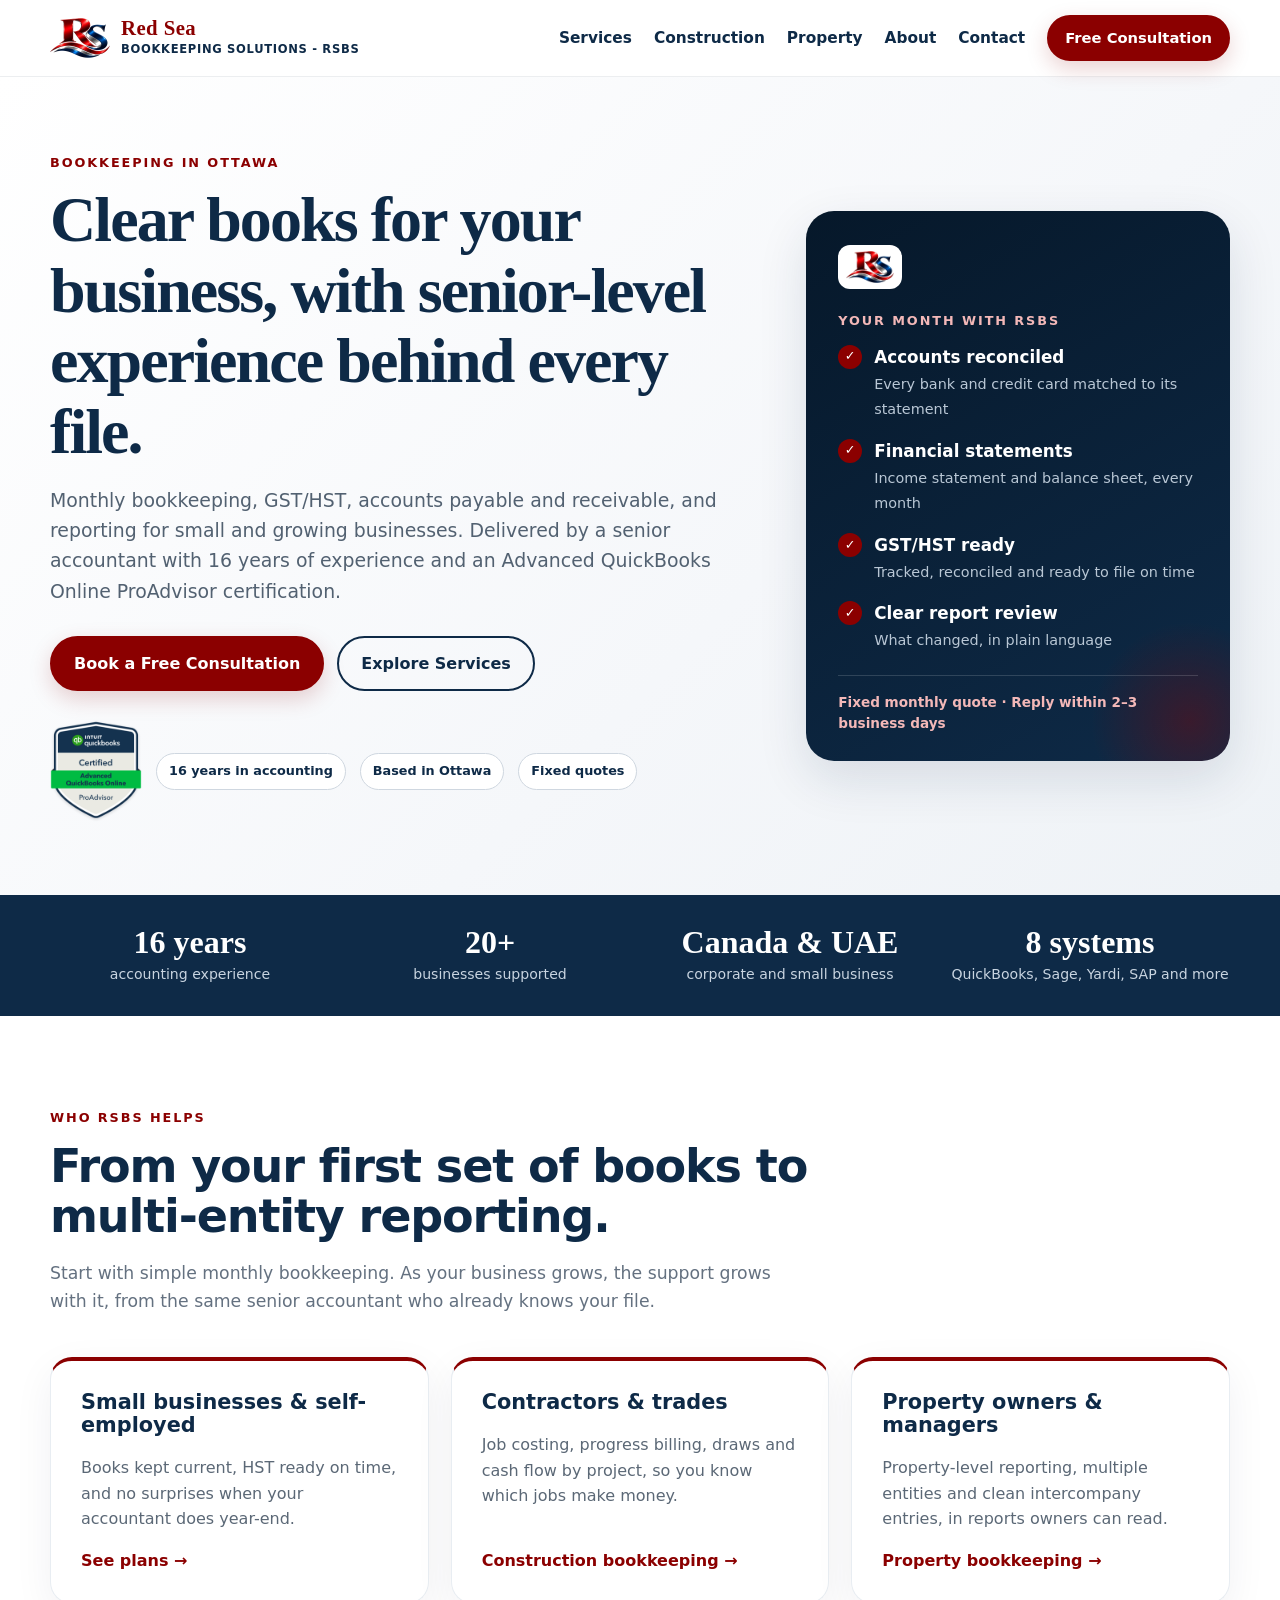
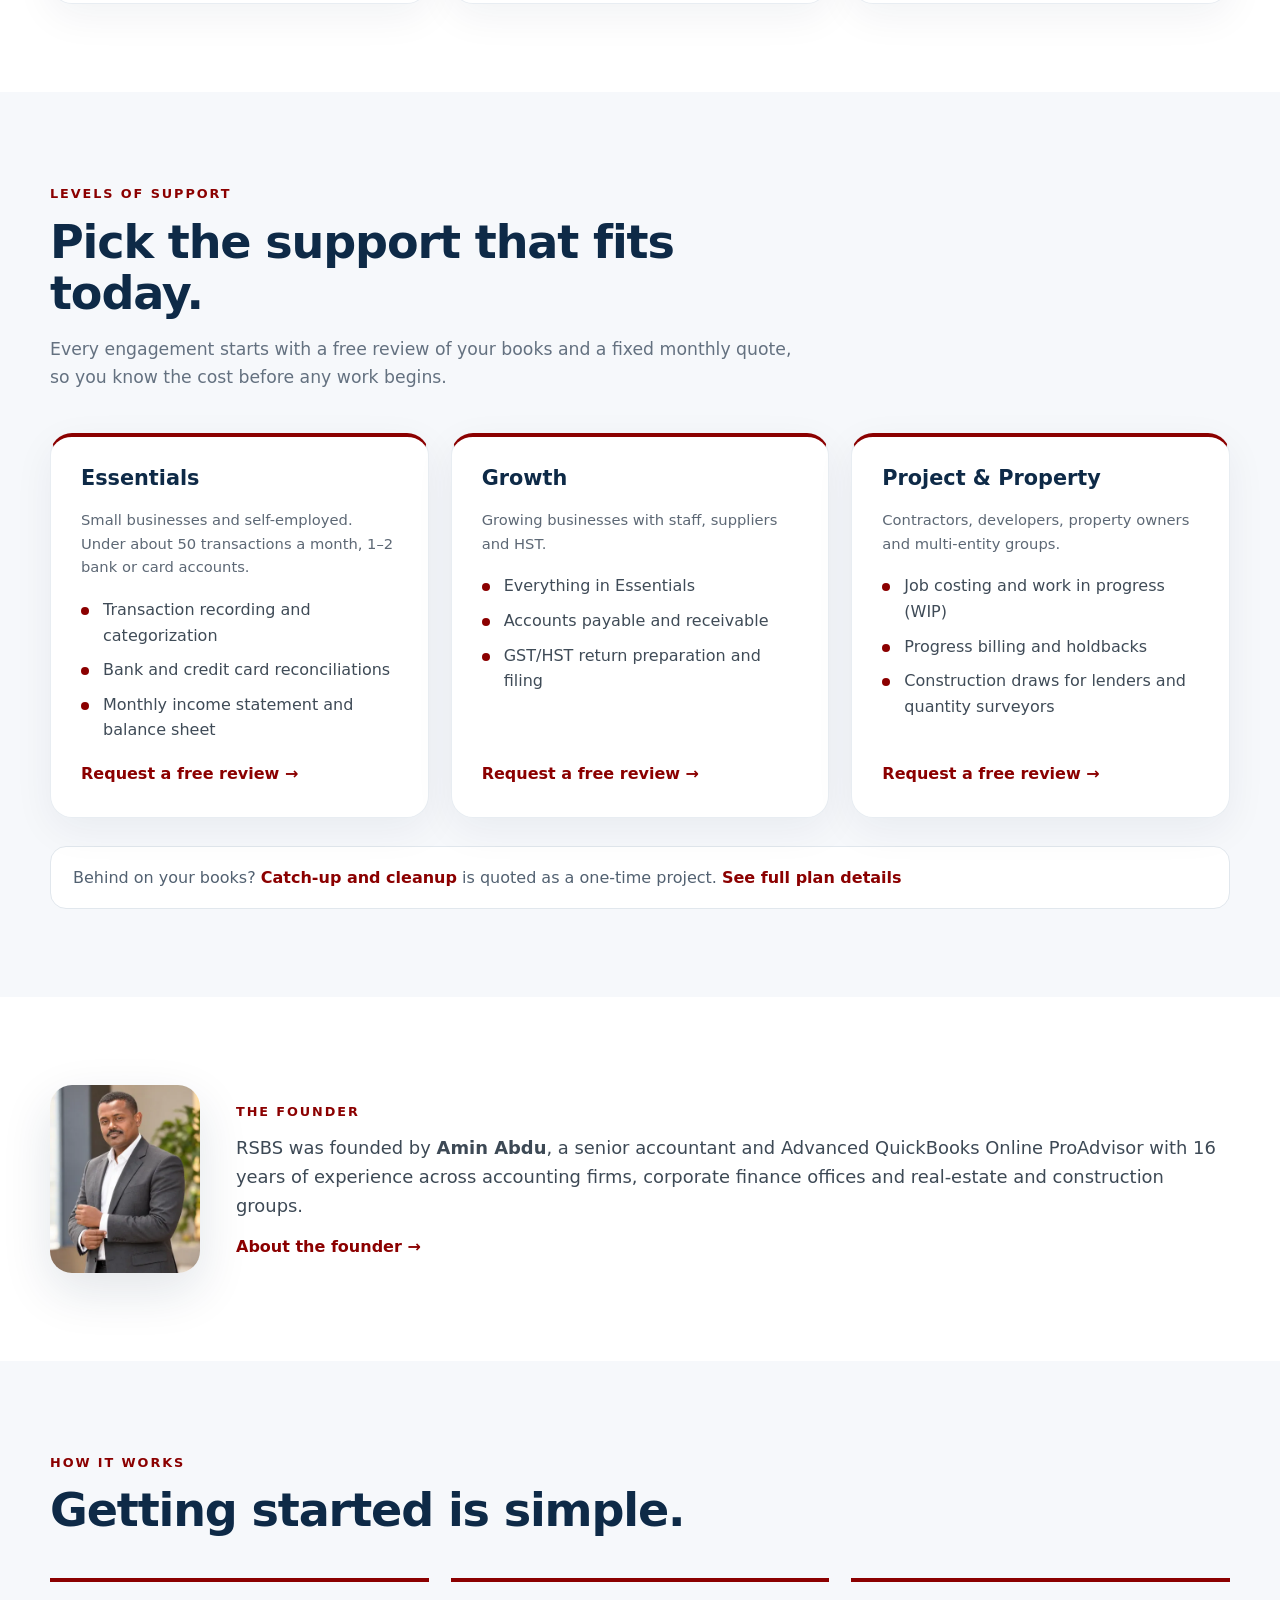
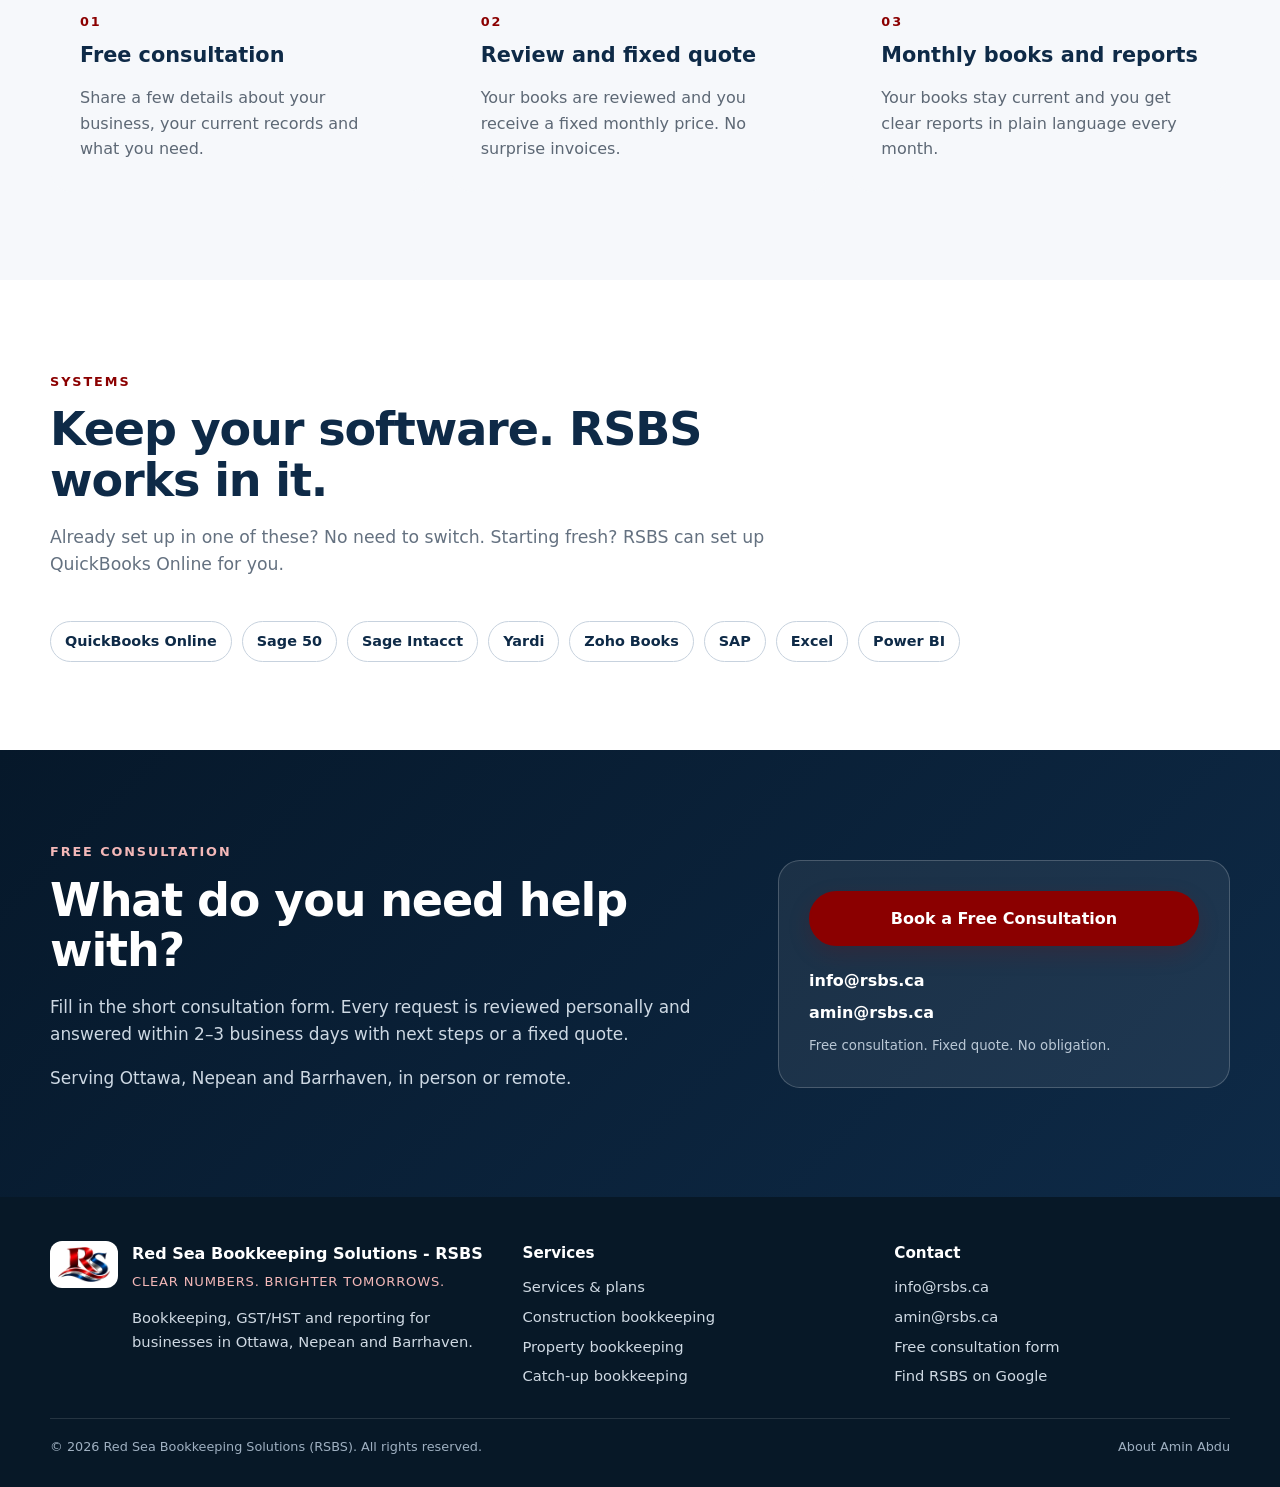
<file: index.html>
<!doctype html>
<html lang="en-CA">
<head>
  <meta charset="utf-8">
  <meta name="viewport" content="width=device-width, initial-scale=1">
  <title>Bookkeeper in Ottawa | Small Business Bookkeeping | RSBS</title>
  <meta name="description" content="Monthly bookkeeping, GST/HST, AP/AR and reporting for small businesses in Ottawa, Nepean and Barrhaven. Advanced QuickBooks ProAdvisor with 16 years of experience. Free consultation.">
  <link rel="canonical" href="https://rsbs.ca/">
  <meta name="theme-color" content="#0E2A47">
  <meta property="og:type" content="website">
  <meta property="og:site_name" content="Red Sea Bookkeeping Solutions - RSBS">
  <meta property="og:title" content="Bookkeeper in Ottawa | Small Business Bookkeeping | RSBS">
  <meta property="og:description" content="Monthly bookkeeping, GST/HST, AP/AR and reporting for small businesses in Ottawa, Nepean and Barrhaven. Advanced QuickBooks ProAdvisor with 16 years of experience. Free consultation.">
  <meta property="og:url" content="https://rsbs.ca/">
  <meta property="og:image" content="https://rsbs.ca/assets/og-rsbs.jpg">
  <meta name="twitter:card" content="summary_large_image">
  <link rel="icon" href="assets/favicon-32.png" type="image/png" sizes="32x32">
  <link rel="apple-touch-icon" href="assets/apple-touch-icon.png">
  <link rel="stylesheet" href="styles.css">
  <script type="application/ld+json">{"@context": "https://schema.org", "@type": "AccountingService", "@id": "https://rsbs.ca/#business", "name": "Red Sea Bookkeeping Solutions (RSBS)", "alternateName": "RSBS", "url": "https://rsbs.ca/", "logo": "https://rsbs.caassets/icon-512.png", "image": "https://rsbs.caassets/og-rsbs.jpg", "email": "info@rsbs.ca", "slogan": "Clear Numbers. Brighter Tomorrows.", "address": {"@type": "PostalAddress", "addressLocality": "Ottawa", "addressRegion": "ON", "addressCountry": "CA"}, "areaServed": [{"@type": "City", "name": "Ottawa"}, {"@type": "City", "name": "Nepean"}, {"@type": "City", "name": "Barrhaven"}], "founder": {"@type": "Person", "name": "Amin Abdu", "jobTitle": "Founder, Senior Accountant", "hasCredential": {"@type": "EducationalOccupationalCredential", "name": "Advanced QuickBooks Online ProAdvisor", "url": "https://proadvisor.intuit.com/app/accountant/search?searchId=amin-abdu"}}, "sameAs": ["https://share.google/7ha6fPu4BXTi4EtSz", "https://proadvisor.intuit.com/app/accountant/search?searchId=amin-abdu"], "knowsAbout": ["Bookkeeping", "GST/HST", "Construction job costing", "Property management accounting", "QuickBooks Online", "Sage 50", "Sage Intacct", "Yardi", "Zoho Books", "SAP", "Excel", "Power BI"], "hasOfferCatalog": {"@type": "OfferCatalog", "name": "Bookkeeping plans", "itemListElement": [{"@type": "Offer", "name": "Essentials monthly bookkeeping"}, {"@type": "Offer", "name": "Growth bookkeeping and reporting"}, {"@type": "Offer", "name": "Project & Property accounting"}]}}</script>
</head>
<body>
  <a class="skip" href="#main">Skip to content</a>
  <header class="site-header">
    <div class="container nav-wrap">
      <a class="brand" href="index.html" aria-label="Red Sea Bookkeeping Solutions home">
        <img src="assets/rs-mark-240.webp" alt="RSBS logo" width="60" height="40">
        <span><strong>Red Sea</strong><small>Bookkeeping Solutions - RSBS</small></span>
      </a>
      <button class="menu-toggle" aria-label="Open navigation" aria-expanded="false">&#9776;</button>
      <nav class="nav" aria-label="Primary">
        <a href="services.html">Services</a>
        <a href="construction-bookkeeping.html">Construction</a>
        <a href="property-bookkeeping.html">Property</a>
        <a href="about.html">About</a>
        <a href="contact.html">Contact</a>
        <a class="btn btn-small" href="https://tally.so/r/A7ZY6y" target="_blank" rel="noopener">Free Consultation</a>
      </nav>
    </div>
  </header>
  <main id="main">
    <section class="hero">
      <div class="container hero-grid">
        <div>
          <span class="eyebrow">Bookkeeping in Ottawa</span>
          <h1>Clear books for your business, with senior-level experience behind every file.</h1>
          <p class="lead">Monthly bookkeeping, GST/HST, accounts payable and receivable, and reporting for small and growing businesses. Delivered by a senior accountant with 16 years of experience and an Advanced QuickBooks Online ProAdvisor certification.</p>
          <div class="hero-actions">
            <a class="btn" href="https://tally.so/r/A7ZY6y" target="_blank" rel="noopener">Book a Free Consultation</a>
            <a class="btn btn-outline" href="#plans">Explore Services</a>
          </div>
          <div class="badge-row">
            <a class="pa" href="https://proadvisor.intuit.com/app/accountant/search?searchId=amin-abdu" target="_blank" rel="noopener" aria-label="Verify Amin Abdu's Advanced QuickBooks Online ProAdvisor certification on Intuit"><img src="assets/proadvisor-advanced.png" alt="Intuit QuickBooks Certified Advanced QuickBooks Online ProAdvisor badge" width="92" height="97"></a>
            <span class="pill">16 years in accounting</span>
            <span class="pill">Based in Ottawa</span>
            <span class="pill">Fixed quotes</span>
          </div>
        </div>
        <aside class="deliver" aria-label="What you receive every month">
          <img class="deliver-mark" src="assets/rs-mark-240.webp" alt="" width="120" height="80">
          <span class="eyebrow light">Your month with RSBS</span>
          <ul class="checks">
            <li><strong>Accounts reconciled</strong><span>Every bank and credit card matched to its statement</span></li>
            <li><strong>Financial statements</strong><span>Income statement and balance sheet, every month</span></li>
            <li><strong>GST/HST ready</strong><span>Tracked, reconciled and ready to file on time</span></li>
            <li><strong>Clear report review</strong><span>What changed, in plain language</span></li>
          </ul>
          <p class="deliver-foot">Fixed monthly quote &middot; Reply within 2&ndash;3 business days</p>
        </aside>
      </div>
    </section>

    <section class="proof" aria-label="Experience at a glance">
      <div class="container proof-grid">
        <div><strong>16 years</strong><span>accounting experience</span></div>
        <div><strong>20+</strong><span>businesses supported</span></div>
        <div><strong>Canada &amp; UAE</strong><span>corporate and small business</span></div>
        <div><strong>8 systems</strong><span>QuickBooks, Sage, Yardi, SAP and more</span></div>
      </div>
    </section>

    <section class="section">
      <div class="container">
        <div class="section-head">
          <span class="eyebrow">Who RSBS helps</span>
          <h2>From your first set of books to multi-entity reporting.</h2>
          <p>Start with simple monthly bookkeeping. As your business grows, the support grows with it, from the same senior accountant who already knows your file.</p>
        </div>
        <div class="grid-3">
          <article class="card"><h3>Small businesses &amp; self-employed</h3><p>Books kept current, HST ready on time, and no surprises when your accountant does year-end.</p><a class="more" href="services.html">See plans</a></article>
          <article class="card"><h3>Contractors &amp; trades</h3><p>Job costing, progress billing, draws and cash flow by project, so you know which jobs make money.</p><a class="more" href="construction-bookkeeping.html">Construction bookkeeping</a></article>
          <article class="card"><h3>Property owners &amp; managers</h3><p>Property-level reporting, multiple entities and clean intercompany entries, in reports owners can read.</p><a class="more" href="property-bookkeeping.html">Property bookkeeping</a></article>
        </div>
      </div>
    </section>

    <section class="section bg-paper" id="plans">
      <div class="container">
        <div class="section-head">
          <span class="eyebrow">Levels of support</span>
          <h2>Pick the support that fits today.</h2>
          <p>Every engagement starts with a free review of your books and a fixed monthly quote, so you know the cost before any work begins.</p>
        </div>
        <div class="grid-3">
          <article class="card plan">
            <h3>Essentials</h3>
            <p class="for">Small businesses and self-employed. Under about 50 transactions a month, 1&ndash;2 bank or card accounts.</p>
            <ul class="ticks"><li>Transaction recording and categorization</li><li>Bank and credit card reconciliations</li><li>Monthly income statement and balance sheet</li></ul>
            <a class="more" href="https://tally.so/r/A7ZY6y" target="_blank" rel="noopener">Request a free review</a>
          </article>
          <article class="card plan">
            <h3>Growth</h3>
            <p class="for">Growing businesses with staff, suppliers and HST.</p>
            <ul class="ticks"><li>Everything in Essentials</li><li>Accounts payable and receivable</li><li>GST/HST return preparation and filing</li></ul>
            <a class="more" href="https://tally.so/r/A7ZY6y" target="_blank" rel="noopener">Request a free review</a>
          </article>
          <article class="card plan">
            <h3>Project &amp; Property</h3>
            <p class="for">Contractors, developers, property owners and multi-entity groups.</p>
            <ul class="ticks"><li>Job costing and work in progress (WIP)</li><li>Progress billing and holdbacks</li><li>Construction draws for lenders and quantity surveyors</li></ul>
            <a class="more" href="https://tally.so/r/A7ZY6y" target="_blank" rel="noopener">Request a free review</a>
          </article>
        </div>

        <p class="note-box">Behind on your books? <a href="catch-up-bookkeeping.html">Catch-up and cleanup</a> is quoted as a one-time project. <a href="services.html">See full plan details</a></p>
      </div>
    </section>

    <section class="section">
      <div class="container meet">
        <img src="assets/amin-abdu-sm.webp" alt="Amin Abdu, founder of RSBS" width="360" height="450" loading="lazy">
        <div>
          <span class="eyebrow">The founder</span>
          <p class="meet-text">RSBS was founded by <strong>Amin Abdu</strong>, a senior accountant and Advanced QuickBooks Online ProAdvisor with 16 years of experience across accounting firms, corporate finance offices and real-estate and construction groups.</p>
          <a class="more" href="about.html">About the founder</a>
        </div>
      </div>
    </section>

    <section class="section bg-paper">
      <div class="container">
        <div class="section-head"><span class="eyebrow">How it works</span><h2>Getting started is simple.</h2></div>
        <div class="grid-3 steps">
          <article><span>01</span><h3>Free consultation</h3><p>Share a few details about your business, your current records and what you need.</p></article>
          <article><span>02</span><h3>Review and fixed quote</h3><p>Your books are reviewed and you receive a fixed monthly price. No surprise invoices.</p></article>
          <article><span>03</span><h3>Monthly books and reports</h3><p>Your books stay current and you get clear reports in plain language every month.</p></article>
        </div>
      </div>
    </section>

    <section class="section">
      <div class="container">
        <div class="section-head"><span class="eyebrow">Systems</span><h2>Keep your software. RSBS works in it.</h2><p>Already set up in one of these? No need to switch. Starting fresh? RSBS can set up QuickBooks Online for you.</p></div>
        <div class="chips"><span>QuickBooks Online</span><span>Sage 50</span><span>Sage Intacct</span><span>Yardi</span><span>Zoho Books</span><span>SAP</span><span>Excel</span><span>Power BI</span></div>
      </div>
    </section>

    <section class="section bg-navy" id="contact">
      <div class="container cta-band">
        <div>
          <span class="eyebrow light">Free consultation</span>
          <h2>What do you need help with?</h2>
          <p>Fill in the short consultation form. Every request is reviewed personally and answered within 2&ndash;3 business days with next steps or a fixed quote.</p>
          <p>Serving Ottawa, Nepean and Barrhaven, in person or remote.</p>
        </div>
        <div class="cta-panel">
          <a class="btn" href="https://tally.so/r/A7ZY6y" target="_blank" rel="noopener">Book a Free Consultation</a>
          <a class="mail" href="mailto:info@rsbs.ca">info@rsbs.ca</a>
          <a class="mail" href="mailto:amin@rsbs.ca">amin@rsbs.ca</a>
          <small>Free consultation. Fixed quote. No obligation.</small>
        </div>
      </div>
    </section>
  </main>
  <footer class="site-footer">
    <div class="container">
      <div class="footer-grid">
        <div class="footer-brand">
          <span class="tile"><img src="assets/rs-mark-240.webp" alt="" width="52" height="35"></span>
          <div><strong>Red Sea Bookkeeping Solutions - RSBS</strong><em>Clear Numbers. Brighter Tomorrows.</em>
          <p>Bookkeeping, GST/HST and reporting for businesses in Ottawa, Nepean and Barrhaven.</p></div>
        </div>
        <div>
          <h4>Services</h4>
          <ul>
            <li><a href="services.html">Services &amp; plans</a></li>
            <li><a href="construction-bookkeeping.html">Construction bookkeeping</a></li>
            <li><a href="property-bookkeeping.html">Property bookkeeping</a></li>
            <li><a href="catch-up-bookkeeping.html">Catch-up bookkeeping</a></li>
          </ul>
        </div>
        <div>
          <h4>Contact</h4>
          <ul>
            <li><a href="mailto:info@rsbs.ca">info@rsbs.ca</a></li>
            <li><a href="mailto:amin@rsbs.ca">amin@rsbs.ca</a></li>
            <li><a href="https://tally.so/r/A7ZY6y" target="_blank" rel="noopener">Free consultation form</a></li>
            <li><a href="https://share.google/7ha6fPu4BXTi4EtSz" target="_blank" rel="noopener">Find RSBS on Google</a></li>
          </ul>
        </div>
      </div>
      <div class="footer-bottom">
        <span>&copy; <span id="year">2026</span> Red Sea Bookkeeping Solutions (RSBS). All rights reserved.</span>
        <a href="about.html">About Amin Abdu</a>
      </div>
    </div>
  </footer>
  <script src="script.js" defer></script>
</body>
</html>
</file>
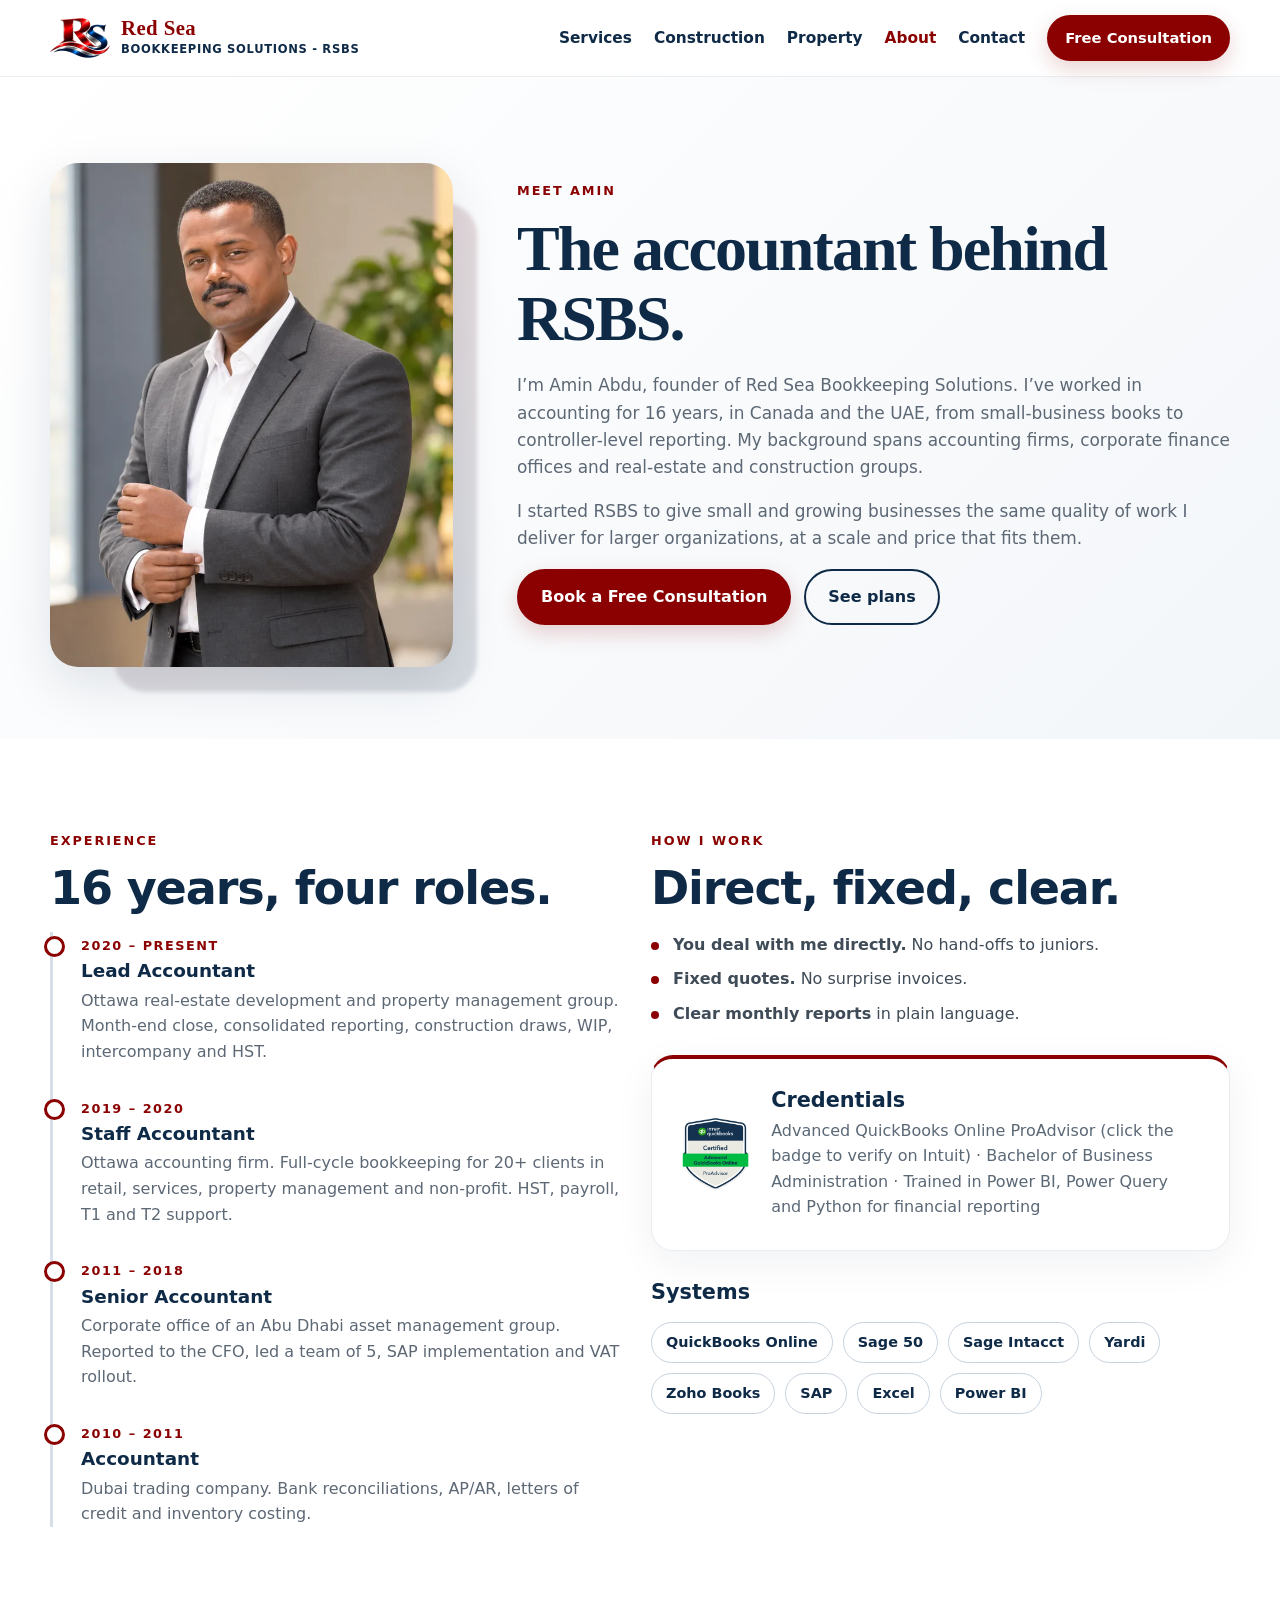
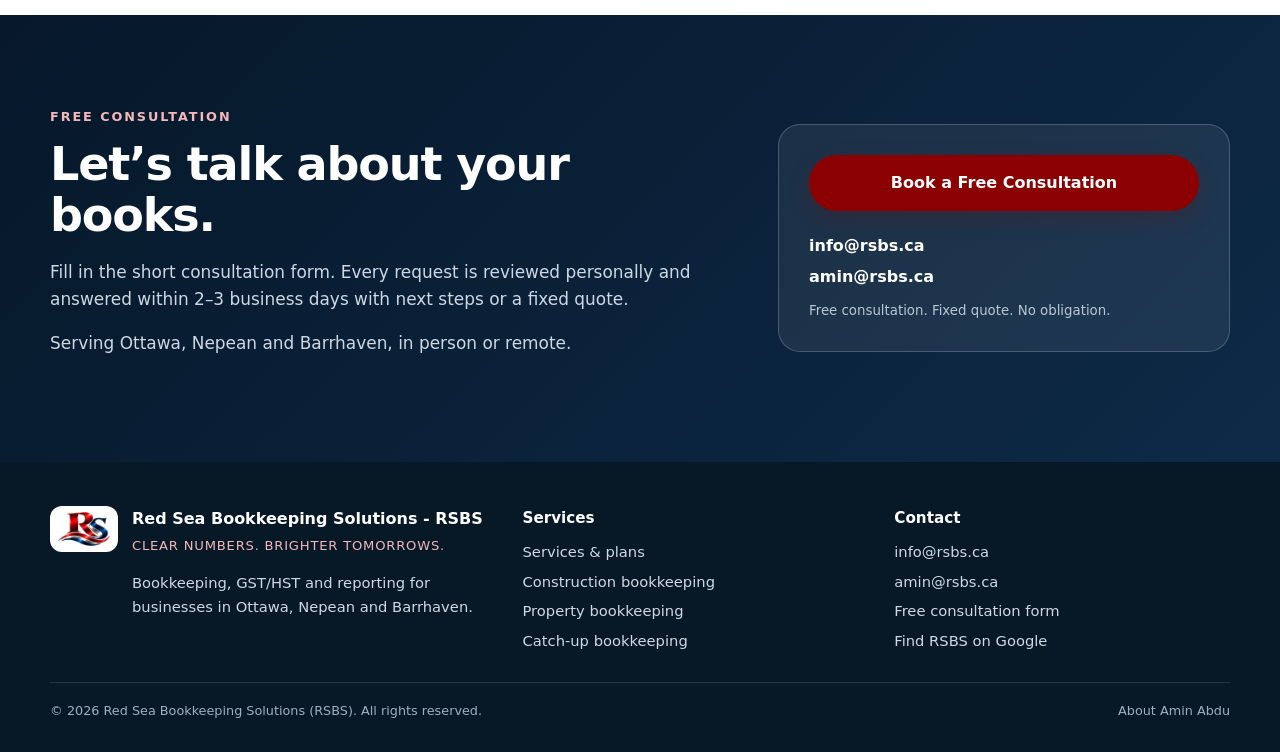
<file: about.html>
<!doctype html>
<html lang="en-CA">
<head>
  <meta charset="utf-8">
  <meta name="viewport" content="width=device-width, initial-scale=1">
  <title>About Amin Abdu, Advanced QuickBooks ProAdvisor | RSBS</title>
  <meta name="description" content="Amin Abdu, founder of RSBS: 16 years in accounting in Canada and the UAE, Advanced QuickBooks Online ProAdvisor, experienced in construction, property and multi-entity reporting.">
  <link rel="canonical" href="https://rsbs.ca/about">
  <meta name="theme-color" content="#0E2A47">
  <meta property="og:type" content="website">
  <meta property="og:site_name" content="Red Sea Bookkeeping Solutions - RSBS">
  <meta property="og:title" content="About Amin Abdu, Advanced QuickBooks ProAdvisor | RSBS">
  <meta property="og:description" content="Amin Abdu, founder of RSBS: 16 years in accounting in Canada and the UAE, Advanced QuickBooks Online ProAdvisor, experienced in construction, property and multi-entity reporting.">
  <meta property="og:url" content="https://rsbs.ca/about">
  <meta property="og:image" content="https://rsbs.ca/assets/og-rsbs.jpg">
  <meta name="twitter:card" content="summary_large_image">
  <link rel="icon" href="assets/favicon-32.png" type="image/png" sizes="32x32">
  <link rel="apple-touch-icon" href="assets/apple-touch-icon.png">
  <link rel="stylesheet" href="styles.css">
  <script type="application/ld+json">{"@context": "https://schema.org", "@type": "AccountingService", "@id": "https://rsbs.ca/#business", "name": "Red Sea Bookkeeping Solutions (RSBS)", "alternateName": "RSBS", "url": "https://rsbs.ca/", "logo": "https://rsbs.caassets/icon-512.png", "image": "https://rsbs.caassets/og-rsbs.jpg", "email": "info@rsbs.ca", "slogan": "Clear Numbers. Brighter Tomorrows.", "address": {"@type": "PostalAddress", "addressLocality": "Ottawa", "addressRegion": "ON", "addressCountry": "CA"}, "areaServed": [{"@type": "City", "name": "Ottawa"}, {"@type": "City", "name": "Nepean"}, {"@type": "City", "name": "Barrhaven"}], "founder": {"@type": "Person", "name": "Amin Abdu", "jobTitle": "Founder, Senior Accountant", "hasCredential": {"@type": "EducationalOccupationalCredential", "name": "Advanced QuickBooks Online ProAdvisor", "url": "https://proadvisor.intuit.com/app/accountant/search?searchId=amin-abdu"}}, "sameAs": ["https://share.google/7ha6fPu4BXTi4EtSz", "https://proadvisor.intuit.com/app/accountant/search?searchId=amin-abdu"], "knowsAbout": ["Bookkeeping", "GST/HST", "Construction job costing", "Property management accounting", "QuickBooks Online", "Sage 50", "Sage Intacct", "Yardi", "Zoho Books", "SAP", "Excel", "Power BI"], "hasOfferCatalog": {"@type": "OfferCatalog", "name": "Bookkeeping plans", "itemListElement": [{"@type": "Offer", "name": "Essentials monthly bookkeeping"}, {"@type": "Offer", "name": "Growth bookkeeping and reporting"}, {"@type": "Offer", "name": "Project & Property accounting"}]}}</script>
  <script type="application/ld+json">{"@context": "https://schema.org", "@type": "Person", "name": "Amin Abdu", "jobTitle": "Founder, Red Sea Bookkeeping Solutions", "worksFor": {"@id": "https://rsbs.ca/#business"}, "image": "https://rsbs.caassets/amin-abdu.webp", "hasCredential": {"@type": "EducationalOccupationalCredential", "name": "Advanced QuickBooks Online ProAdvisor", "url": "https://proadvisor.intuit.com/app/accountant/search?searchId=amin-abdu"}, "knowsAbout": ["QuickBooks Online", "Sage 50", "Sage Intacct", "Yardi", "Zoho Books", "SAP", "Excel", "Power BI"]}</script>
</head>
<body>
  <a class="skip" href="#main">Skip to content</a>
  <header class="site-header">
    <div class="container nav-wrap">
      <a class="brand" href="index.html" aria-label="Red Sea Bookkeeping Solutions home">
        <img src="assets/rs-mark-240.webp" alt="RSBS logo" width="60" height="40">
        <span><strong>Red Sea</strong><small>Bookkeeping Solutions - RSBS</small></span>
      </a>
      <button class="menu-toggle" aria-label="Open navigation" aria-expanded="false">&#9776;</button>
      <nav class="nav" aria-label="Primary">
        <a href="services.html">Services</a>
        <a href="construction-bookkeeping.html">Construction</a>
        <a href="property-bookkeeping.html">Property</a>
        <a href="about.html" aria-current="page">About</a>
        <a href="contact.html">Contact</a>
        <a class="btn btn-small" href="https://tally.so/r/A7ZY6y" target="_blank" rel="noopener">Free Consultation</a>
      </nav>
    </div>
  </header>
  <main id="main">
    <section class="page-hero">
      <div class="container about-grid">
        <figure class="photo" style="justify-self:center">
          <img src="assets/amin-abdu.webp" alt="Amin Abdu, founder of Red Sea Bookkeeping Solutions" width="720" height="900" fetchpriority="high">
        </figure>
        <div>
          <span class="eyebrow">Meet Amin</span>
          <h1>The accountant behind RSBS.</h1>
          <div class="prose">
            <p>I&rsquo;m Amin Abdu, founder of Red Sea Bookkeeping Solutions. I&rsquo;ve worked in accounting for 16 years, in Canada and the UAE, from small-business books to controller-level reporting. My background spans accounting firms, corporate finance offices and real-estate and construction groups.</p>
            <p>I started RSBS to give small and growing businesses the same quality of work I deliver for larger organizations, at a scale and price that fits them.</p>
          </div>
          <div class="hero-actions"><a class="btn" href="https://tally.so/r/A7ZY6y" target="_blank" rel="noopener">Book a Free Consultation</a><a class="btn btn-outline" href="services.html">See plans</a></div>
        </div>
      </div>
    </section>
    <section class="section">
      <div class="container grid-2">
        <div>
          <span class="eyebrow">Experience</span>
          <h2>16 years, four roles.</h2>
          <ol class="timeline">
            <li><span class="when">2020 &ndash; present</span><h3>Lead Accountant</h3><p>Ottawa real-estate development and property management group. Month-end close, consolidated reporting, construction draws, WIP, intercompany and HST.</p></li>
            <li><span class="when">2019 &ndash; 2020</span><h3>Staff Accountant</h3><p>Ottawa accounting firm. Full-cycle bookkeeping for 20+ clients in retail, services, property management and non-profit. HST, payroll, T1 and T2 support.</p></li>
            <li><span class="when">2011 &ndash; 2018</span><h3>Senior Accountant</h3><p>Corporate office of an Abu Dhabi asset management group. Reported to the CFO, led a team of 5, SAP implementation and VAT rollout.</p></li>
            <li><span class="when">2010 &ndash; 2011</span><h3>Accountant</h3><p>Dubai trading company. Bank reconciliations, AP/AR, letters of credit and inventory costing.</p></li>
          </ol>
        </div>
        <div>
          <span class="eyebrow">How I work</span>
          <h2>Direct, fixed, clear.</h2>
          <ul class="ticks"><li><strong>You deal with me directly.</strong> No hand-offs to juniors.</li><li><strong>Fixed quotes.</strong> No surprise invoices.</li><li><strong>Clear monthly reports</strong> in plain language.</li></ul>
          <div class="card" style="margin-top:28px">
            <div class="cred">
              <a class="pa" href="https://proadvisor.intuit.com/app/accountant/search?searchId=amin-abdu" target="_blank" rel="noopener" aria-label="Verify Amin Abdu's Advanced QuickBooks Online ProAdvisor certification on Intuit"><img src="assets/proadvisor-advanced.png" alt="Intuit QuickBooks Certified Advanced QuickBooks Online ProAdvisor badge" width="110" height="116"></a>
              <div><h3 style="margin-bottom:6px">Credentials</h3>
              <p style="margin:0">Advanced QuickBooks Online ProAdvisor (click the badge to verify on Intuit) &middot; Bachelor of Business Administration &middot; Trained in Power BI, Power Query and Python for financial reporting</p></div>
            </div>
          </div>
          <h3 style="margin-top:30px">Systems</h3>
          <div class="chips"><span>QuickBooks Online</span><span>Sage 50</span><span>Sage Intacct</span><span>Yardi</span><span>Zoho Books</span><span>SAP</span><span>Excel</span><span>Power BI</span></div>
        </div>
      </div>
    </section>
    <section class="section bg-navy" id="contact">
      <div class="container cta-band">
        <div>
          <span class="eyebrow light">Free consultation</span>
          <h2>Let&rsquo;s talk about your books.</h2>
          <p>Fill in the short consultation form. Every request is reviewed personally and answered within 2&ndash;3 business days with next steps or a fixed quote.</p>
          <p>Serving Ottawa, Nepean and Barrhaven, in person or remote.</p>
        </div>
        <div class="cta-panel">
          <a class="btn" href="https://tally.so/r/A7ZY6y" target="_blank" rel="noopener">Book a Free Consultation</a>
          <a class="mail" href="mailto:info@rsbs.ca">info@rsbs.ca</a>
          <a class="mail" href="mailto:amin@rsbs.ca">amin@rsbs.ca</a>
          <small>Free consultation. Fixed quote. No obligation.</small>
        </div>
      </div>
    </section>
  </main>
  <footer class="site-footer">
    <div class="container">
      <div class="footer-grid">
        <div class="footer-brand">
          <span class="tile"><img src="assets/rs-mark-240.webp" alt="" width="52" height="35"></span>
          <div><strong>Red Sea Bookkeeping Solutions - RSBS</strong><em>Clear Numbers. Brighter Tomorrows.</em>
          <p>Bookkeeping, GST/HST and reporting for businesses in Ottawa, Nepean and Barrhaven.</p></div>
        </div>
        <div>
          <h4>Services</h4>
          <ul>
            <li><a href="services.html">Services &amp; plans</a></li>
            <li><a href="construction-bookkeeping.html">Construction bookkeeping</a></li>
            <li><a href="property-bookkeeping.html">Property bookkeeping</a></li>
            <li><a href="catch-up-bookkeeping.html">Catch-up bookkeeping</a></li>
          </ul>
        </div>
        <div>
          <h4>Contact</h4>
          <ul>
            <li><a href="mailto:info@rsbs.ca">info@rsbs.ca</a></li>
            <li><a href="mailto:amin@rsbs.ca">amin@rsbs.ca</a></li>
            <li><a href="https://tally.so/r/A7ZY6y" target="_blank" rel="noopener">Free consultation form</a></li>
            <li><a href="https://share.google/7ha6fPu4BXTi4EtSz" target="_blank" rel="noopener">Find RSBS on Google</a></li>
          </ul>
        </div>
      </div>
      <div class="footer-bottom">
        <span>&copy; <span id="year">2026</span> Red Sea Bookkeeping Solutions (RSBS). All rights reserved.</span>
        <a href="about.html">About Amin Abdu</a>
      </div>
    </div>
  </footer>
  <script src="script.js" defer></script>
</body>
</html>
</file>
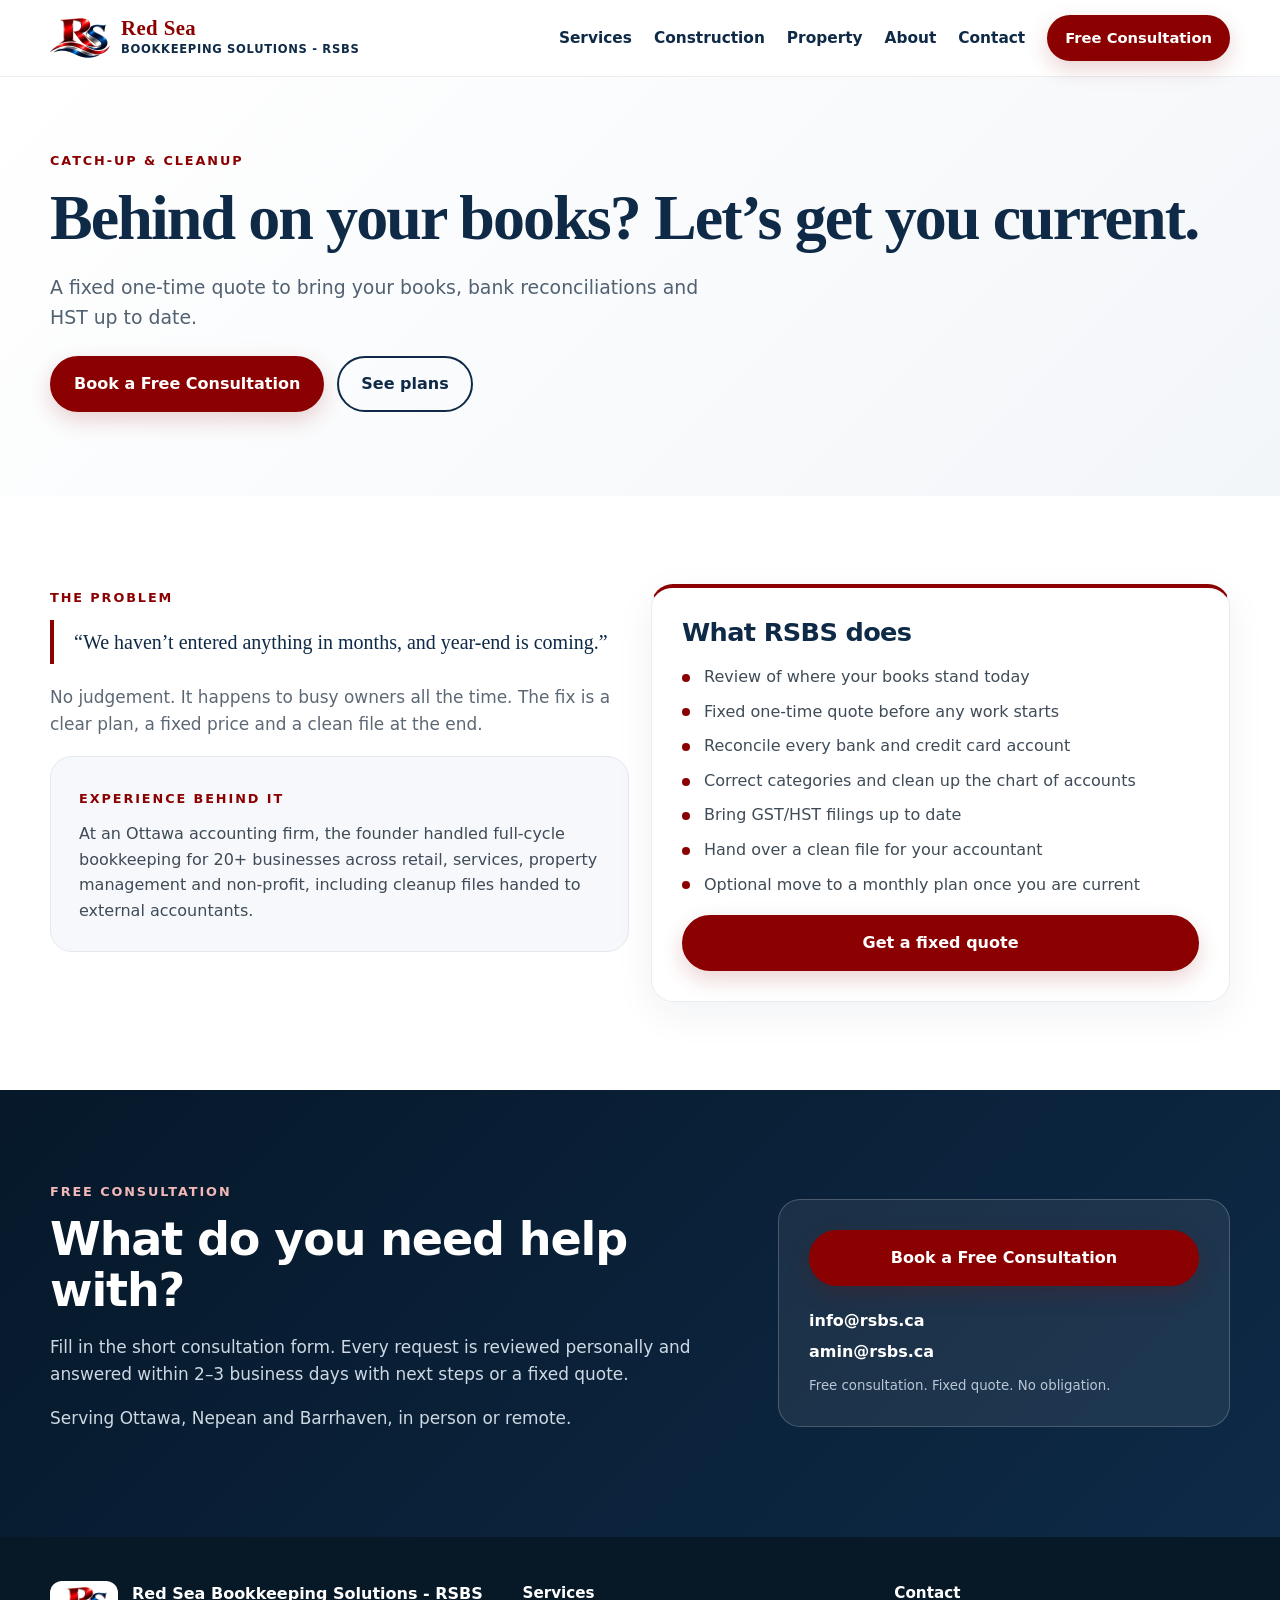
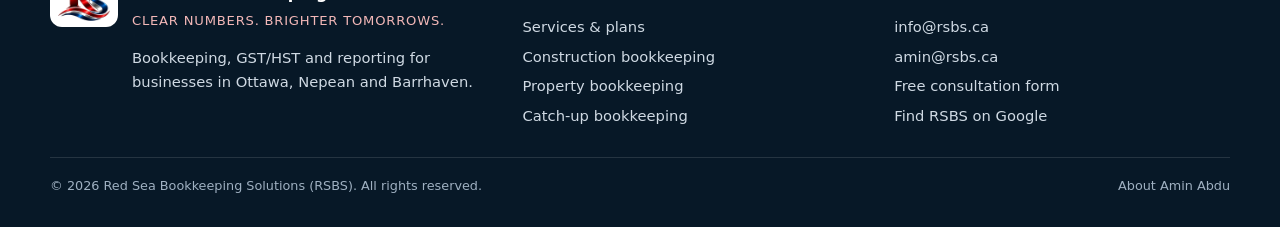
<file: catch-up-bookkeeping.html>
<!doctype html>
<html lang="en-CA">
<head>
  <meta charset="utf-8">
  <meta name="viewport" content="width=device-width, initial-scale=1">
  <title>Catch-Up & Cleanup Bookkeeping Ottawa | RSBS</title>
  <meta name="description" content="Behind on your books? Catch-up and cleanup bookkeeping in Ottawa: reconcile every account, bring GST/HST up to date and hand over a clean file. Fixed one-time quote.">
  <link rel="canonical" href="https://rsbs.ca/catch-up-bookkeeping">
  <meta name="theme-color" content="#0E2A47">
  <meta property="og:type" content="website">
  <meta property="og:site_name" content="Red Sea Bookkeeping Solutions - RSBS">
  <meta property="og:title" content="Catch-Up & Cleanup Bookkeeping Ottawa | RSBS">
  <meta property="og:description" content="Behind on your books? Catch-up and cleanup bookkeeping in Ottawa: reconcile every account, bring GST/HST up to date and hand over a clean file. Fixed one-time quote.">
  <meta property="og:url" content="https://rsbs.ca/catch-up-bookkeeping">
  <meta property="og:image" content="https://rsbs.ca/assets/og-rsbs.jpg">
  <meta name="twitter:card" content="summary_large_image">
  <link rel="icon" href="assets/favicon-32.png" type="image/png" sizes="32x32">
  <link rel="apple-touch-icon" href="assets/apple-touch-icon.png">
  <link rel="stylesheet" href="styles.css">
  <script type="application/ld+json">{"@context": "https://schema.org", "@type": "AccountingService", "@id": "https://rsbs.ca/#business", "name": "Red Sea Bookkeeping Solutions (RSBS)", "alternateName": "RSBS", "url": "https://rsbs.ca/", "logo": "https://rsbs.caassets/icon-512.png", "image": "https://rsbs.caassets/og-rsbs.jpg", "email": "info@rsbs.ca", "slogan": "Clear Numbers. Brighter Tomorrows.", "address": {"@type": "PostalAddress", "addressLocality": "Ottawa", "addressRegion": "ON", "addressCountry": "CA"}, "areaServed": [{"@type": "City", "name": "Ottawa"}, {"@type": "City", "name": "Nepean"}, {"@type": "City", "name": "Barrhaven"}], "founder": {"@type": "Person", "name": "Amin Abdu", "jobTitle": "Founder, Senior Accountant", "hasCredential": {"@type": "EducationalOccupationalCredential", "name": "Advanced QuickBooks Online ProAdvisor", "url": "https://proadvisor.intuit.com/app/accountant/search?searchId=amin-abdu"}}, "sameAs": ["https://share.google/7ha6fPu4BXTi4EtSz", "https://proadvisor.intuit.com/app/accountant/search?searchId=amin-abdu"], "knowsAbout": ["Bookkeeping", "GST/HST", "Construction job costing", "Property management accounting", "QuickBooks Online", "Sage 50", "Sage Intacct", "Yardi", "Zoho Books", "SAP", "Excel", "Power BI"], "hasOfferCatalog": {"@type": "OfferCatalog", "name": "Bookkeeping plans", "itemListElement": [{"@type": "Offer", "name": "Essentials monthly bookkeeping"}, {"@type": "Offer", "name": "Growth bookkeeping and reporting"}, {"@type": "Offer", "name": "Project & Property accounting"}]}}</script>
</head>
<body>
  <a class="skip" href="#main">Skip to content</a>
  <header class="site-header">
    <div class="container nav-wrap">
      <a class="brand" href="index.html" aria-label="Red Sea Bookkeeping Solutions home">
        <img src="assets/rs-mark-240.webp" alt="RSBS logo" width="60" height="40">
        <span><strong>Red Sea</strong><small>Bookkeeping Solutions - RSBS</small></span>
      </a>
      <button class="menu-toggle" aria-label="Open navigation" aria-expanded="false">&#9776;</button>
      <nav class="nav" aria-label="Primary">
        <a href="services.html">Services</a>
        <a href="construction-bookkeeping.html">Construction</a>
        <a href="property-bookkeeping.html">Property</a>
        <a href="about.html">About</a>
        <a href="contact.html">Contact</a>
        <a class="btn btn-small" href="https://tally.so/r/A7ZY6y" target="_blank" rel="noopener">Free Consultation</a>
      </nav>
    </div>
  </header>
  <main id="main">
    <section class="page-hero">
      <div class="container">
        <span class="eyebrow">Catch-up &amp; cleanup</span>
        <h1>Behind on your books? Let&rsquo;s get you current.</h1>
        <p class="lead">A fixed one-time quote to bring your books, bank reconciliations and HST up to date.</p>
        <div class="hero-actions"><a class="btn" href="https://tally.so/r/A7ZY6y" target="_blank" rel="noopener">Book a Free Consultation</a><a class="btn btn-outline" href="services.html">See plans</a></div>
      </div>
    </section>
    <section class="section">
      <div class="container grid-2">
        <div>
          <span class="eyebrow">The problem</span>
          <p class="problem">&ldquo;We haven&rsquo;t entered anything in months, and year-end is coming.&rdquo;</p>
          <p class="prose">No judgement. It happens to busy owners all the time. The fix is a clear plan, a fixed price and a clean file at the end.</p>
          <div class="exp-box"><span class="eyebrow">Experience behind it</span><p>At an Ottawa accounting firm, the founder handled full-cycle bookkeeping for 20+ businesses across retail, services, property management and non-profit, including cleanup files handed to external accountants.</p></div>
        </div>
        <div class="card">
          <h2 style="font-size:1.6rem">What RSBS does</h2>
          <ul class="ticks"><li>Review of where your books stand today</li><li>Fixed one-time quote before any work starts</li><li>Reconcile every bank and credit card account</li><li>Correct categories and clean up the chart of accounts</li><li>Bring GST/HST filings up to date</li><li>Hand over a clean file for your accountant</li><li>Optional move to a monthly plan once you are current</li></ul>
          <a class="btn" href="https://tally.so/r/A7ZY6y" target="_blank" rel="noopener">Get a fixed quote</a>
        </div>
      </div>
    </section>
    <section class="section bg-navy" id="contact">
      <div class="container cta-band">
        <div>
          <span class="eyebrow light">Free consultation</span>
          <h2>What do you need help with?</h2>
          <p>Fill in the short consultation form. Every request is reviewed personally and answered within 2&ndash;3 business days with next steps or a fixed quote.</p>
          <p>Serving Ottawa, Nepean and Barrhaven, in person or remote.</p>
        </div>
        <div class="cta-panel">
          <a class="btn" href="https://tally.so/r/A7ZY6y" target="_blank" rel="noopener">Book a Free Consultation</a>
          <a class="mail" href="mailto:info@rsbs.ca">info@rsbs.ca</a>
          <a class="mail" href="mailto:amin@rsbs.ca">amin@rsbs.ca</a>
          <small>Free consultation. Fixed quote. No obligation.</small>
        </div>
      </div>
    </section>
  </main>
  <footer class="site-footer">
    <div class="container">
      <div class="footer-grid">
        <div class="footer-brand">
          <span class="tile"><img src="assets/rs-mark-240.webp" alt="" width="52" height="35"></span>
          <div><strong>Red Sea Bookkeeping Solutions - RSBS</strong><em>Clear Numbers. Brighter Tomorrows.</em>
          <p>Bookkeeping, GST/HST and reporting for businesses in Ottawa, Nepean and Barrhaven.</p></div>
        </div>
        <div>
          <h4>Services</h4>
          <ul>
            <li><a href="services.html">Services &amp; plans</a></li>
            <li><a href="construction-bookkeeping.html">Construction bookkeeping</a></li>
            <li><a href="property-bookkeeping.html">Property bookkeeping</a></li>
            <li><a href="catch-up-bookkeeping.html">Catch-up bookkeeping</a></li>
          </ul>
        </div>
        <div>
          <h4>Contact</h4>
          <ul>
            <li><a href="mailto:info@rsbs.ca">info@rsbs.ca</a></li>
            <li><a href="mailto:amin@rsbs.ca">amin@rsbs.ca</a></li>
            <li><a href="https://tally.so/r/A7ZY6y" target="_blank" rel="noopener">Free consultation form</a></li>
            <li><a href="https://share.google/7ha6fPu4BXTi4EtSz" target="_blank" rel="noopener">Find RSBS on Google</a></li>
          </ul>
        </div>
      </div>
      <div class="footer-bottom">
        <span>&copy; <span id="year">2026</span> Red Sea Bookkeeping Solutions (RSBS). All rights reserved.</span>
        <a href="about.html">About Amin Abdu</a>
      </div>
    </div>
  </footer>
  <script src="script.js" defer></script>
</body>
</html>
</file>
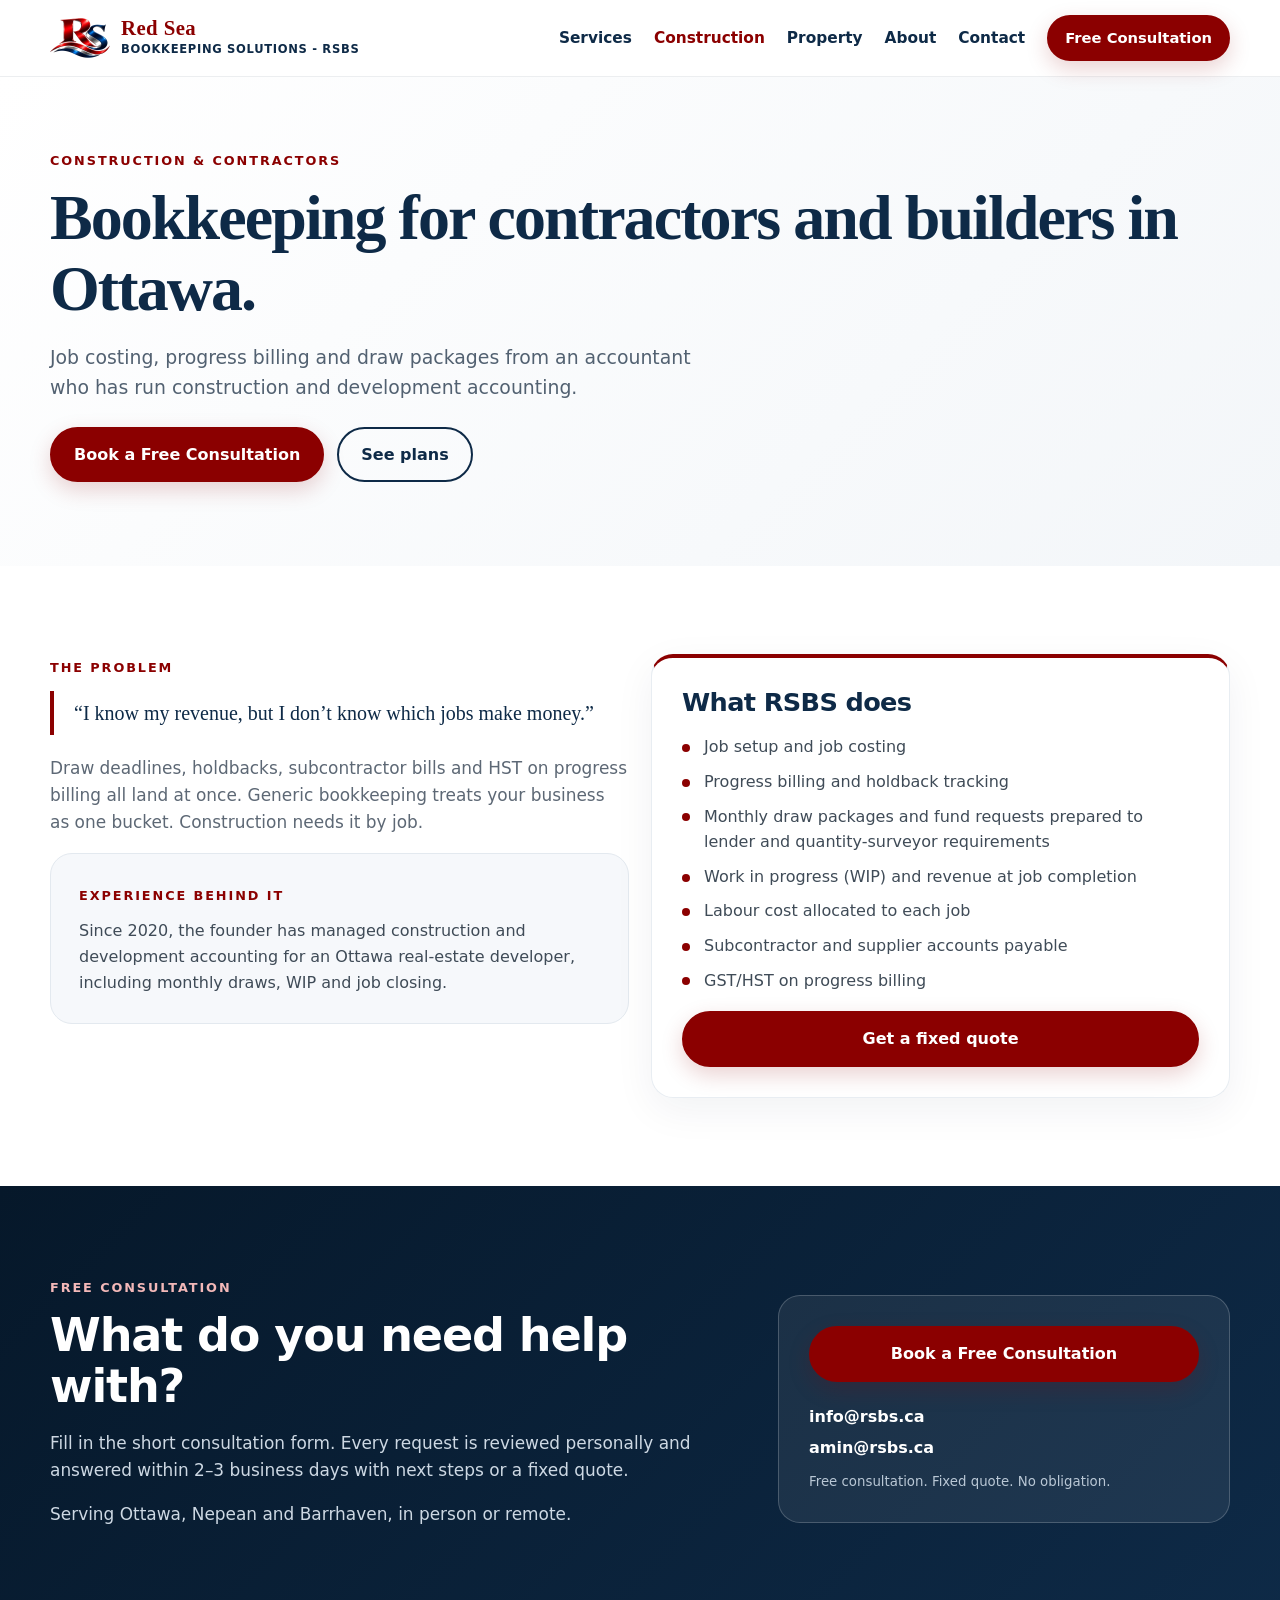
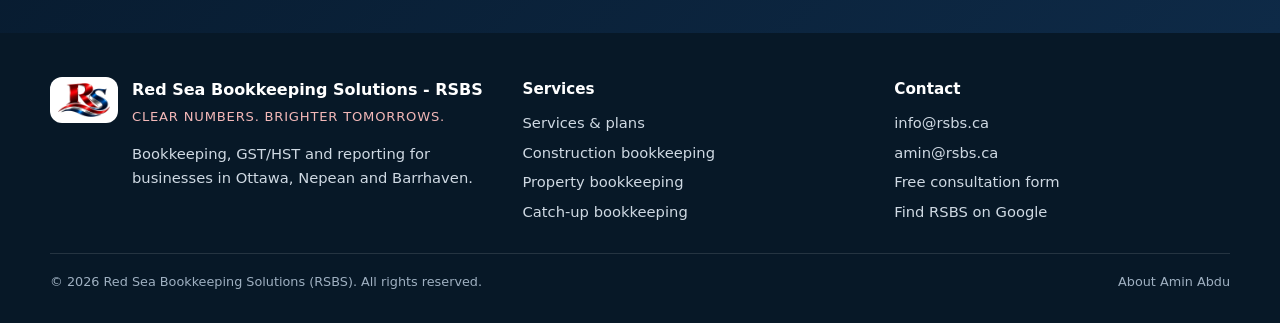
<file: construction-bookkeeping.html>
<!doctype html>
<html lang="en-CA">
<head>
  <meta charset="utf-8">
  <meta name="viewport" content="width=device-width, initial-scale=1">
  <title>Construction & Contractor Bookkeeping Ottawa | RSBS</title>
  <meta name="description" content="Construction bookkeeping in Ottawa: job costing, progress billing, holdbacks, WIP and construction draws prepared to lender and quantity-surveyor requirements.">
  <link rel="canonical" href="https://rsbs.ca/construction-bookkeeping">
  <meta name="theme-color" content="#0E2A47">
  <meta property="og:type" content="website">
  <meta property="og:site_name" content="Red Sea Bookkeeping Solutions - RSBS">
  <meta property="og:title" content="Construction & Contractor Bookkeeping Ottawa | RSBS">
  <meta property="og:description" content="Construction bookkeeping in Ottawa: job costing, progress billing, holdbacks, WIP and construction draws prepared to lender and quantity-surveyor requirements.">
  <meta property="og:url" content="https://rsbs.ca/construction-bookkeeping">
  <meta property="og:image" content="https://rsbs.ca/assets/og-rsbs.jpg">
  <meta name="twitter:card" content="summary_large_image">
  <link rel="icon" href="assets/favicon-32.png" type="image/png" sizes="32x32">
  <link rel="apple-touch-icon" href="assets/apple-touch-icon.png">
  <link rel="stylesheet" href="styles.css">
  <script type="application/ld+json">{"@context": "https://schema.org", "@type": "AccountingService", "@id": "https://rsbs.ca/#business", "name": "Red Sea Bookkeeping Solutions (RSBS)", "alternateName": "RSBS", "url": "https://rsbs.ca/", "logo": "https://rsbs.caassets/icon-512.png", "image": "https://rsbs.caassets/og-rsbs.jpg", "email": "info@rsbs.ca", "slogan": "Clear Numbers. Brighter Tomorrows.", "address": {"@type": "PostalAddress", "addressLocality": "Ottawa", "addressRegion": "ON", "addressCountry": "CA"}, "areaServed": [{"@type": "City", "name": "Ottawa"}, {"@type": "City", "name": "Nepean"}, {"@type": "City", "name": "Barrhaven"}], "founder": {"@type": "Person", "name": "Amin Abdu", "jobTitle": "Founder, Senior Accountant", "hasCredential": {"@type": "EducationalOccupationalCredential", "name": "Advanced QuickBooks Online ProAdvisor", "url": "https://proadvisor.intuit.com/app/accountant/search?searchId=amin-abdu"}}, "sameAs": ["https://share.google/7ha6fPu4BXTi4EtSz", "https://proadvisor.intuit.com/app/accountant/search?searchId=amin-abdu"], "knowsAbout": ["Bookkeeping", "GST/HST", "Construction job costing", "Property management accounting", "QuickBooks Online", "Sage 50", "Sage Intacct", "Yardi", "Zoho Books", "SAP", "Excel", "Power BI"], "hasOfferCatalog": {"@type": "OfferCatalog", "name": "Bookkeeping plans", "itemListElement": [{"@type": "Offer", "name": "Essentials monthly bookkeeping"}, {"@type": "Offer", "name": "Growth bookkeeping and reporting"}, {"@type": "Offer", "name": "Project & Property accounting"}]}}</script>
</head>
<body>
  <a class="skip" href="#main">Skip to content</a>
  <header class="site-header">
    <div class="container nav-wrap">
      <a class="brand" href="index.html" aria-label="Red Sea Bookkeeping Solutions home">
        <img src="assets/rs-mark-240.webp" alt="RSBS logo" width="60" height="40">
        <span><strong>Red Sea</strong><small>Bookkeeping Solutions - RSBS</small></span>
      </a>
      <button class="menu-toggle" aria-label="Open navigation" aria-expanded="false">&#9776;</button>
      <nav class="nav" aria-label="Primary">
        <a href="services.html">Services</a>
        <a href="construction-bookkeeping.html" aria-current="page">Construction</a>
        <a href="property-bookkeeping.html">Property</a>
        <a href="about.html">About</a>
        <a href="contact.html">Contact</a>
        <a class="btn btn-small" href="https://tally.so/r/A7ZY6y" target="_blank" rel="noopener">Free Consultation</a>
      </nav>
    </div>
  </header>
  <main id="main">
    <section class="page-hero">
      <div class="container">
        <span class="eyebrow">Construction &amp; contractors</span>
        <h1>Bookkeeping for contractors and builders in Ottawa.</h1>
        <p class="lead">Job costing, progress billing and draw packages from an accountant who has run construction and development accounting.</p>
        <div class="hero-actions"><a class="btn" href="https://tally.so/r/A7ZY6y" target="_blank" rel="noopener">Book a Free Consultation</a><a class="btn btn-outline" href="services.html">See plans</a></div>
      </div>
    </section>
    <section class="section">
      <div class="container grid-2">
        <div>
          <span class="eyebrow">The problem</span>
          <p class="problem">&ldquo;I know my revenue, but I don&rsquo;t know which jobs make money.&rdquo;</p>
          <p class="prose">Draw deadlines, holdbacks, subcontractor bills and HST on progress billing all land at once. Generic bookkeeping treats your business as one bucket. Construction needs it by job.</p>
          <div class="exp-box"><span class="eyebrow">Experience behind it</span><p>Since 2020, the founder has managed construction and development accounting for an Ottawa real-estate developer, including monthly draws, WIP and job closing.</p></div>
        </div>
        <div class="card">
          <h2 style="font-size:1.6rem">What RSBS does</h2>
          <ul class="ticks"><li>Job setup and job costing</li><li>Progress billing and holdback tracking</li><li>Monthly draw packages and fund requests prepared to lender and quantity-surveyor requirements</li><li>Work in progress (WIP) and revenue at job completion</li><li>Labour cost allocated to each job</li><li>Subcontractor and supplier accounts payable</li><li>GST/HST on progress billing</li></ul>
          <a class="btn" href="https://tally.so/r/A7ZY6y" target="_blank" rel="noopener">Get a fixed quote</a>
        </div>
      </div>
    </section>
    <section class="section bg-navy" id="contact">
      <div class="container cta-band">
        <div>
          <span class="eyebrow light">Free consultation</span>
          <h2>What do you need help with?</h2>
          <p>Fill in the short consultation form. Every request is reviewed personally and answered within 2&ndash;3 business days with next steps or a fixed quote.</p>
          <p>Serving Ottawa, Nepean and Barrhaven, in person or remote.</p>
        </div>
        <div class="cta-panel">
          <a class="btn" href="https://tally.so/r/A7ZY6y" target="_blank" rel="noopener">Book a Free Consultation</a>
          <a class="mail" href="mailto:info@rsbs.ca">info@rsbs.ca</a>
          <a class="mail" href="mailto:amin@rsbs.ca">amin@rsbs.ca</a>
          <small>Free consultation. Fixed quote. No obligation.</small>
        </div>
      </div>
    </section>
  </main>
  <footer class="site-footer">
    <div class="container">
      <div class="footer-grid">
        <div class="footer-brand">
          <span class="tile"><img src="assets/rs-mark-240.webp" alt="" width="52" height="35"></span>
          <div><strong>Red Sea Bookkeeping Solutions - RSBS</strong><em>Clear Numbers. Brighter Tomorrows.</em>
          <p>Bookkeeping, GST/HST and reporting for businesses in Ottawa, Nepean and Barrhaven.</p></div>
        </div>
        <div>
          <h4>Services</h4>
          <ul>
            <li><a href="services.html">Services &amp; plans</a></li>
            <li><a href="construction-bookkeeping.html">Construction bookkeeping</a></li>
            <li><a href="property-bookkeeping.html">Property bookkeeping</a></li>
            <li><a href="catch-up-bookkeeping.html">Catch-up bookkeeping</a></li>
          </ul>
        </div>
        <div>
          <h4>Contact</h4>
          <ul>
            <li><a href="mailto:info@rsbs.ca">info@rsbs.ca</a></li>
            <li><a href="mailto:amin@rsbs.ca">amin@rsbs.ca</a></li>
            <li><a href="https://tally.so/r/A7ZY6y" target="_blank" rel="noopener">Free consultation form</a></li>
            <li><a href="https://share.google/7ha6fPu4BXTi4EtSz" target="_blank" rel="noopener">Find RSBS on Google</a></li>
          </ul>
        </div>
      </div>
      <div class="footer-bottom">
        <span>&copy; <span id="year">2026</span> Red Sea Bookkeeping Solutions (RSBS). All rights reserved.</span>
        <a href="about.html">About Amin Abdu</a>
      </div>
    </div>
  </footer>
  <script src="script.js" defer></script>
</body>
</html>
</file>
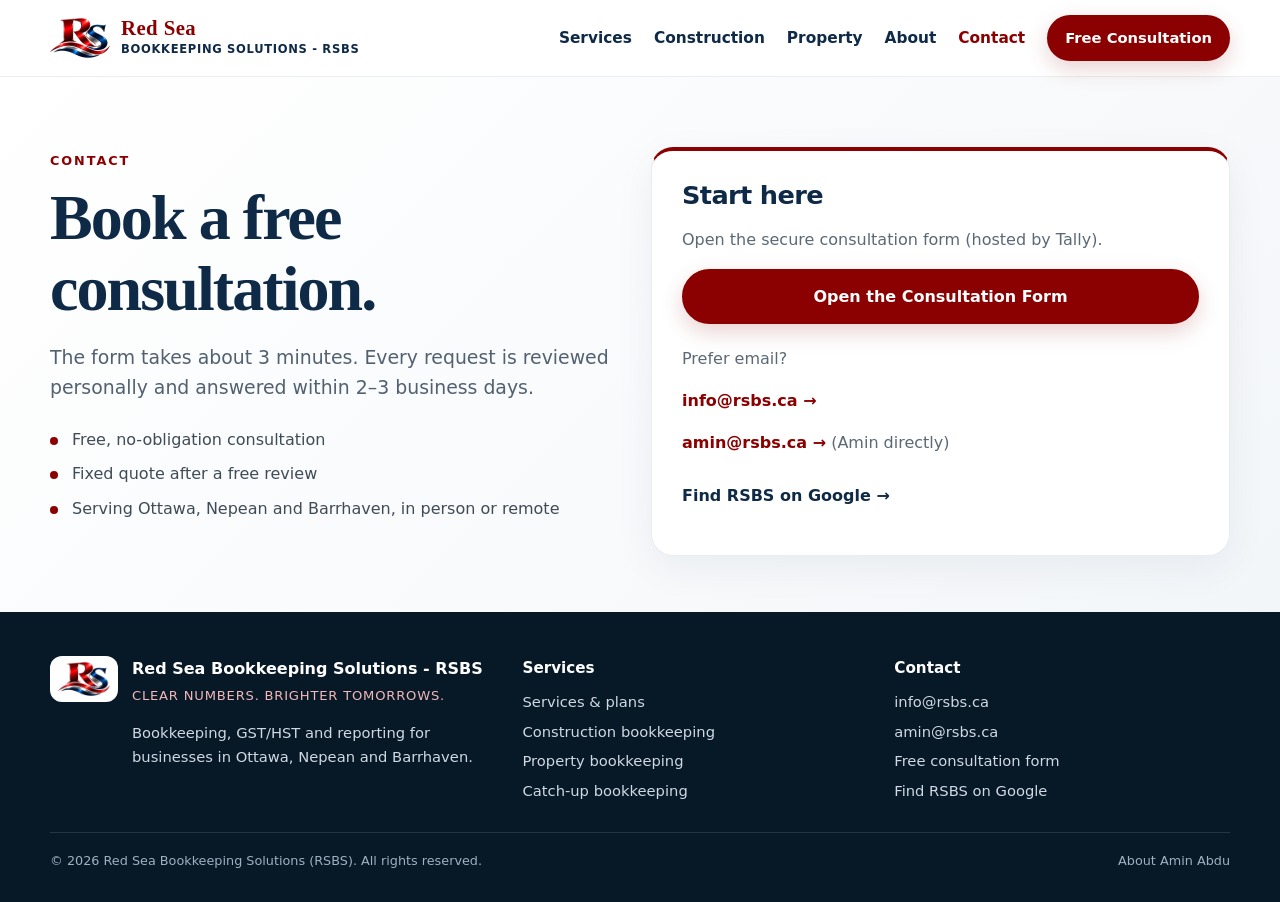
<file: contact.html>
<!doctype html>
<html lang="en-CA">
<head>
  <meta charset="utf-8">
  <meta name="viewport" content="width=device-width, initial-scale=1">
  <title>Free Bookkeeping Consultation | RSBS Ottawa</title>
  <meta name="description" content="Book a free bookkeeping consultation with RSBS in Ottawa. Reply within 2-3 business days. Email info@rsbs.ca or amin@rsbs.ca.">
  <link rel="canonical" href="https://rsbs.ca/contact">
  <meta name="theme-color" content="#0E2A47">
  <meta property="og:type" content="website">
  <meta property="og:site_name" content="Red Sea Bookkeeping Solutions - RSBS">
  <meta property="og:title" content="Free Bookkeeping Consultation | RSBS Ottawa">
  <meta property="og:description" content="Book a free bookkeeping consultation with RSBS in Ottawa. Reply within 2-3 business days. Email info@rsbs.ca or amin@rsbs.ca.">
  <meta property="og:url" content="https://rsbs.ca/contact">
  <meta property="og:image" content="https://rsbs.ca/assets/og-rsbs.jpg">
  <meta name="twitter:card" content="summary_large_image">
  <link rel="icon" href="assets/favicon-32.png" type="image/png" sizes="32x32">
  <link rel="apple-touch-icon" href="assets/apple-touch-icon.png">
  <link rel="stylesheet" href="styles.css">
  <script type="application/ld+json">{"@context": "https://schema.org", "@type": "AccountingService", "@id": "https://rsbs.ca/#business", "name": "Red Sea Bookkeeping Solutions (RSBS)", "alternateName": "RSBS", "url": "https://rsbs.ca/", "logo": "https://rsbs.caassets/icon-512.png", "image": "https://rsbs.caassets/og-rsbs.jpg", "email": "info@rsbs.ca", "slogan": "Clear Numbers. Brighter Tomorrows.", "address": {"@type": "PostalAddress", "addressLocality": "Ottawa", "addressRegion": "ON", "addressCountry": "CA"}, "areaServed": [{"@type": "City", "name": "Ottawa"}, {"@type": "City", "name": "Nepean"}, {"@type": "City", "name": "Barrhaven"}], "founder": {"@type": "Person", "name": "Amin Abdu", "jobTitle": "Founder, Senior Accountant", "hasCredential": {"@type": "EducationalOccupationalCredential", "name": "Advanced QuickBooks Online ProAdvisor", "url": "https://proadvisor.intuit.com/app/accountant/search?searchId=amin-abdu"}}, "sameAs": ["https://share.google/7ha6fPu4BXTi4EtSz", "https://proadvisor.intuit.com/app/accountant/search?searchId=amin-abdu"], "knowsAbout": ["Bookkeeping", "GST/HST", "Construction job costing", "Property management accounting", "QuickBooks Online", "Sage 50", "Sage Intacct", "Yardi", "Zoho Books", "SAP", "Excel", "Power BI"], "hasOfferCatalog": {"@type": "OfferCatalog", "name": "Bookkeeping plans", "itemListElement": [{"@type": "Offer", "name": "Essentials monthly bookkeeping"}, {"@type": "Offer", "name": "Growth bookkeeping and reporting"}, {"@type": "Offer", "name": "Project & Property accounting"}]}}</script>
</head>
<body>
  <a class="skip" href="#main">Skip to content</a>
  <header class="site-header">
    <div class="container nav-wrap">
      <a class="brand" href="index.html" aria-label="Red Sea Bookkeeping Solutions home">
        <img src="assets/rs-mark-240.webp" alt="RSBS logo" width="60" height="40">
        <span><strong>Red Sea</strong><small>Bookkeeping Solutions - RSBS</small></span>
      </a>
      <button class="menu-toggle" aria-label="Open navigation" aria-expanded="false">&#9776;</button>
      <nav class="nav" aria-label="Primary">
        <a href="services.html">Services</a>
        <a href="construction-bookkeeping.html">Construction</a>
        <a href="property-bookkeeping.html">Property</a>
        <a href="about.html">About</a>
        <a href="contact.html" aria-current="page">Contact</a>
        <a class="btn btn-small" href="https://tally.so/r/A7ZY6y" target="_blank" rel="noopener">Free Consultation</a>
      </nav>
    </div>
  </header>
  <main id="main">
    <section class="page-hero">
      <div class="container grid-2">
        <div>
          <span class="eyebrow">Contact</span>
          <h1>Book a free consultation.</h1>
          <p class="lead">The form takes about 3 minutes. Every request is reviewed personally and answered within 2&ndash;3 business days.</p>
          <ul class="ticks"><li>Free, no-obligation consultation</li><li>Fixed quote after a free review</li><li>Serving Ottawa, Nepean and Barrhaven, in person or remote</li></ul>
        </div>
        <div class="card">
          <h2 style="font-size:1.6rem">Start here</h2>
          <p>Open the secure consultation form (hosted by Tally).</p>
          <a class="btn" href="https://tally.so/r/A7ZY6y" target="_blank" rel="noopener">Open the Consultation Form</a>
          <p style="margin-top:22px">Prefer email?</p>
          <p><a class="more" style="margin:0" href="mailto:info@rsbs.ca">info@rsbs.ca</a></p>
          <p><a class="more" style="margin:0" href="mailto:amin@rsbs.ca">amin@rsbs.ca</a> (Amin directly)</p>
          <p style="margin-top:12px"><a href="https://share.google/7ha6fPu4BXTi4EtSz" target="_blank" rel="noopener" style="color:var(--navy);font-weight:800">Find RSBS on Google &rarr;</a></p>
        </div>
      </div>
    </section>  </main>
  <footer class="site-footer">
    <div class="container">
      <div class="footer-grid">
        <div class="footer-brand">
          <span class="tile"><img src="assets/rs-mark-240.webp" alt="" width="52" height="35"></span>
          <div><strong>Red Sea Bookkeeping Solutions - RSBS</strong><em>Clear Numbers. Brighter Tomorrows.</em>
          <p>Bookkeeping, GST/HST and reporting for businesses in Ottawa, Nepean and Barrhaven.</p></div>
        </div>
        <div>
          <h4>Services</h4>
          <ul>
            <li><a href="services.html">Services &amp; plans</a></li>
            <li><a href="construction-bookkeeping.html">Construction bookkeeping</a></li>
            <li><a href="property-bookkeeping.html">Property bookkeeping</a></li>
            <li><a href="catch-up-bookkeeping.html">Catch-up bookkeeping</a></li>
          </ul>
        </div>
        <div>
          <h4>Contact</h4>
          <ul>
            <li><a href="mailto:info@rsbs.ca">info@rsbs.ca</a></li>
            <li><a href="mailto:amin@rsbs.ca">amin@rsbs.ca</a></li>
            <li><a href="https://tally.so/r/A7ZY6y" target="_blank" rel="noopener">Free consultation form</a></li>
            <li><a href="https://share.google/7ha6fPu4BXTi4EtSz" target="_blank" rel="noopener">Find RSBS on Google</a></li>
          </ul>
        </div>
      </div>
      <div class="footer-bottom">
        <span>&copy; <span id="year">2026</span> Red Sea Bookkeeping Solutions (RSBS). All rights reserved.</span>
        <a href="about.html">About Amin Abdu</a>
      </div>
    </div>
  </footer>
  <script src="script.js" defer></script>
</body>
</html>
</file>
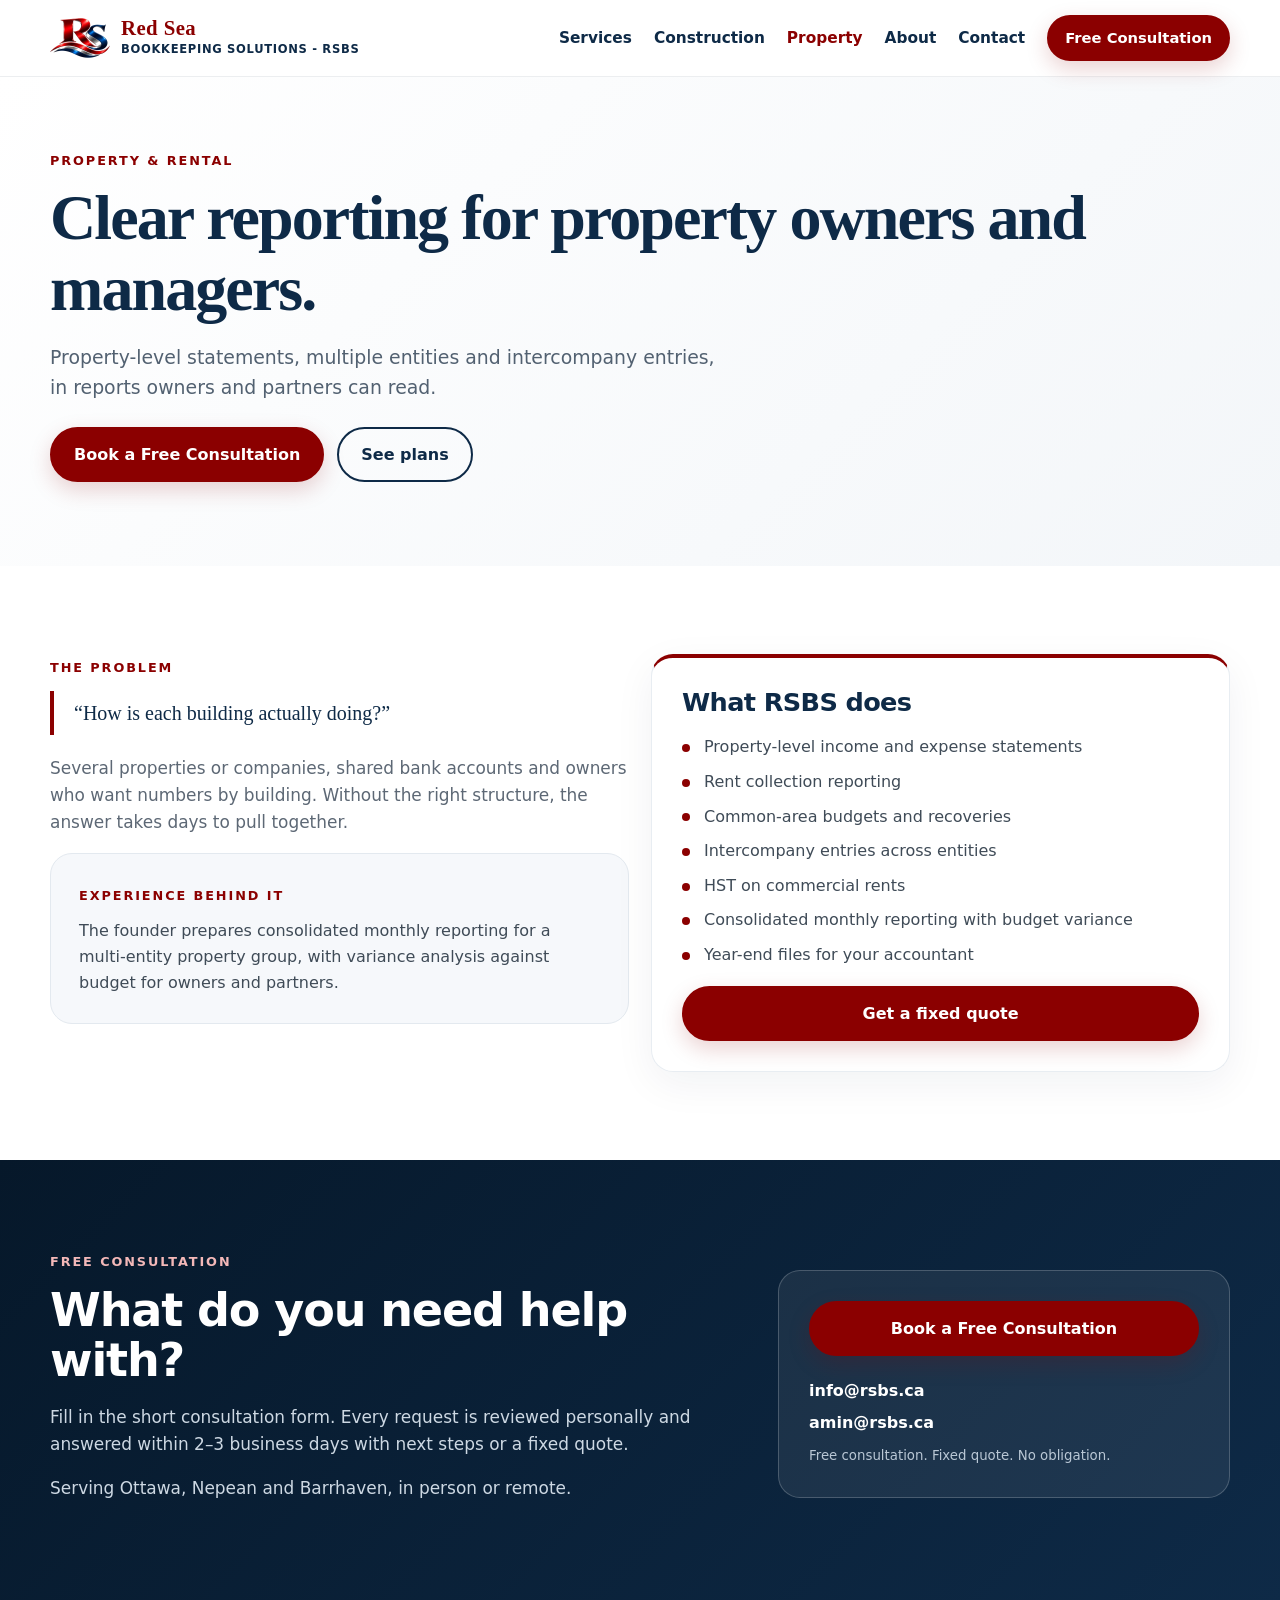
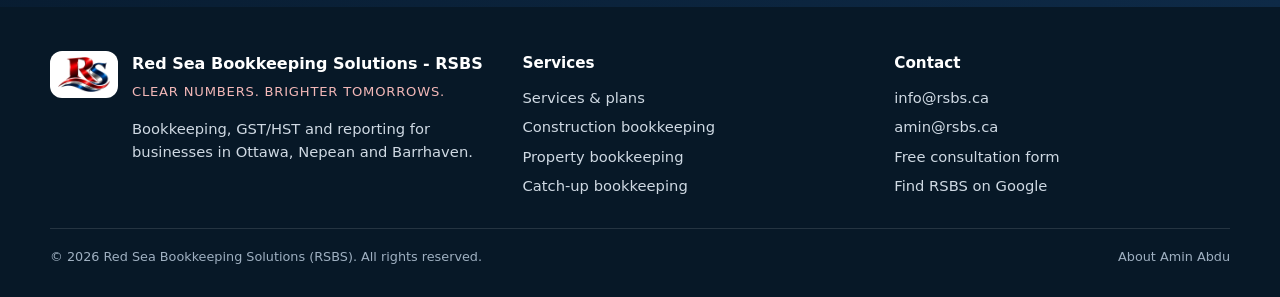
<file: property-bookkeeping.html>
<!doctype html>
<html lang="en-CA">
<head>
  <meta charset="utf-8">
  <meta name="viewport" content="width=device-width, initial-scale=1">
  <title>Property & Rental Bookkeeping Ottawa | RSBS</title>
  <meta name="description" content="Bookkeeping for property owners and managers in Ottawa: property-level statements, multi-entity and intercompany accounting, rent collection reporting and HST on commercial rents.">
  <link rel="canonical" href="https://rsbs.ca/property-bookkeeping">
  <meta name="theme-color" content="#0E2A47">
  <meta property="og:type" content="website">
  <meta property="og:site_name" content="Red Sea Bookkeeping Solutions - RSBS">
  <meta property="og:title" content="Property & Rental Bookkeeping Ottawa | RSBS">
  <meta property="og:description" content="Bookkeeping for property owners and managers in Ottawa: property-level statements, multi-entity and intercompany accounting, rent collection reporting and HST on commercial rents.">
  <meta property="og:url" content="https://rsbs.ca/property-bookkeeping">
  <meta property="og:image" content="https://rsbs.ca/assets/og-rsbs.jpg">
  <meta name="twitter:card" content="summary_large_image">
  <link rel="icon" href="assets/favicon-32.png" type="image/png" sizes="32x32">
  <link rel="apple-touch-icon" href="assets/apple-touch-icon.png">
  <link rel="stylesheet" href="styles.css">
  <script type="application/ld+json">{"@context": "https://schema.org", "@type": "AccountingService", "@id": "https://rsbs.ca/#business", "name": "Red Sea Bookkeeping Solutions (RSBS)", "alternateName": "RSBS", "url": "https://rsbs.ca/", "logo": "https://rsbs.caassets/icon-512.png", "image": "https://rsbs.caassets/og-rsbs.jpg", "email": "info@rsbs.ca", "slogan": "Clear Numbers. Brighter Tomorrows.", "address": {"@type": "PostalAddress", "addressLocality": "Ottawa", "addressRegion": "ON", "addressCountry": "CA"}, "areaServed": [{"@type": "City", "name": "Ottawa"}, {"@type": "City", "name": "Nepean"}, {"@type": "City", "name": "Barrhaven"}], "founder": {"@type": "Person", "name": "Amin Abdu", "jobTitle": "Founder, Senior Accountant", "hasCredential": {"@type": "EducationalOccupationalCredential", "name": "Advanced QuickBooks Online ProAdvisor", "url": "https://proadvisor.intuit.com/app/accountant/search?searchId=amin-abdu"}}, "sameAs": ["https://share.google/7ha6fPu4BXTi4EtSz", "https://proadvisor.intuit.com/app/accountant/search?searchId=amin-abdu"], "knowsAbout": ["Bookkeeping", "GST/HST", "Construction job costing", "Property management accounting", "QuickBooks Online", "Sage 50", "Sage Intacct", "Yardi", "Zoho Books", "SAP", "Excel", "Power BI"], "hasOfferCatalog": {"@type": "OfferCatalog", "name": "Bookkeeping plans", "itemListElement": [{"@type": "Offer", "name": "Essentials monthly bookkeeping"}, {"@type": "Offer", "name": "Growth bookkeeping and reporting"}, {"@type": "Offer", "name": "Project & Property accounting"}]}}</script>
</head>
<body>
  <a class="skip" href="#main">Skip to content</a>
  <header class="site-header">
    <div class="container nav-wrap">
      <a class="brand" href="index.html" aria-label="Red Sea Bookkeeping Solutions home">
        <img src="assets/rs-mark-240.webp" alt="RSBS logo" width="60" height="40">
        <span><strong>Red Sea</strong><small>Bookkeeping Solutions - RSBS</small></span>
      </a>
      <button class="menu-toggle" aria-label="Open navigation" aria-expanded="false">&#9776;</button>
      <nav class="nav" aria-label="Primary">
        <a href="services.html">Services</a>
        <a href="construction-bookkeeping.html">Construction</a>
        <a href="property-bookkeeping.html" aria-current="page">Property</a>
        <a href="about.html">About</a>
        <a href="contact.html">Contact</a>
        <a class="btn btn-small" href="https://tally.so/r/A7ZY6y" target="_blank" rel="noopener">Free Consultation</a>
      </nav>
    </div>
  </header>
  <main id="main">
    <section class="page-hero">
      <div class="container">
        <span class="eyebrow">Property &amp; rental</span>
        <h1>Clear reporting for property owners and managers.</h1>
        <p class="lead">Property-level statements, multiple entities and intercompany entries, in reports owners and partners can read.</p>
        <div class="hero-actions"><a class="btn" href="https://tally.so/r/A7ZY6y" target="_blank" rel="noopener">Book a Free Consultation</a><a class="btn btn-outline" href="services.html">See plans</a></div>
      </div>
    </section>
    <section class="section">
      <div class="container grid-2">
        <div>
          <span class="eyebrow">The problem</span>
          <p class="problem">&ldquo;How is each building actually doing?&rdquo;</p>
          <p class="prose">Several properties or companies, shared bank accounts and owners who want numbers by building. Without the right structure, the answer takes days to pull together.</p>
          <div class="exp-box"><span class="eyebrow">Experience behind it</span><p>The founder prepares consolidated monthly reporting for a multi-entity property group, with variance analysis against budget for owners and partners.</p></div>
        </div>
        <div class="card">
          <h2 style="font-size:1.6rem">What RSBS does</h2>
          <ul class="ticks"><li>Property-level income and expense statements</li><li>Rent collection reporting</li><li>Common-area budgets and recoveries</li><li>Intercompany entries across entities</li><li>HST on commercial rents</li><li>Consolidated monthly reporting with budget variance</li><li>Year-end files for your accountant</li></ul>
          <a class="btn" href="https://tally.so/r/A7ZY6y" target="_blank" rel="noopener">Get a fixed quote</a>
        </div>
      </div>
    </section>
    <section class="section bg-navy" id="contact">
      <div class="container cta-band">
        <div>
          <span class="eyebrow light">Free consultation</span>
          <h2>What do you need help with?</h2>
          <p>Fill in the short consultation form. Every request is reviewed personally and answered within 2&ndash;3 business days with next steps or a fixed quote.</p>
          <p>Serving Ottawa, Nepean and Barrhaven, in person or remote.</p>
        </div>
        <div class="cta-panel">
          <a class="btn" href="https://tally.so/r/A7ZY6y" target="_blank" rel="noopener">Book a Free Consultation</a>
          <a class="mail" href="mailto:info@rsbs.ca">info@rsbs.ca</a>
          <a class="mail" href="mailto:amin@rsbs.ca">amin@rsbs.ca</a>
          <small>Free consultation. Fixed quote. No obligation.</small>
        </div>
      </div>
    </section>
  </main>
  <footer class="site-footer">
    <div class="container">
      <div class="footer-grid">
        <div class="footer-brand">
          <span class="tile"><img src="assets/rs-mark-240.webp" alt="" width="52" height="35"></span>
          <div><strong>Red Sea Bookkeeping Solutions - RSBS</strong><em>Clear Numbers. Brighter Tomorrows.</em>
          <p>Bookkeeping, GST/HST and reporting for businesses in Ottawa, Nepean and Barrhaven.</p></div>
        </div>
        <div>
          <h4>Services</h4>
          <ul>
            <li><a href="services.html">Services &amp; plans</a></li>
            <li><a href="construction-bookkeeping.html">Construction bookkeeping</a></li>
            <li><a href="property-bookkeeping.html">Property bookkeeping</a></li>
            <li><a href="catch-up-bookkeeping.html">Catch-up bookkeeping</a></li>
          </ul>
        </div>
        <div>
          <h4>Contact</h4>
          <ul>
            <li><a href="mailto:info@rsbs.ca">info@rsbs.ca</a></li>
            <li><a href="mailto:amin@rsbs.ca">amin@rsbs.ca</a></li>
            <li><a href="https://tally.so/r/A7ZY6y" target="_blank" rel="noopener">Free consultation form</a></li>
            <li><a href="https://share.google/7ha6fPu4BXTi4EtSz" target="_blank" rel="noopener">Find RSBS on Google</a></li>
          </ul>
        </div>
      </div>
      <div class="footer-bottom">
        <span>&copy; <span id="year">2026</span> Red Sea Bookkeeping Solutions (RSBS). All rights reserved.</span>
        <a href="about.html">About Amin Abdu</a>
      </div>
    </div>
  </footer>
  <script src="script.js" defer></script>
</body>
</html>
</file>
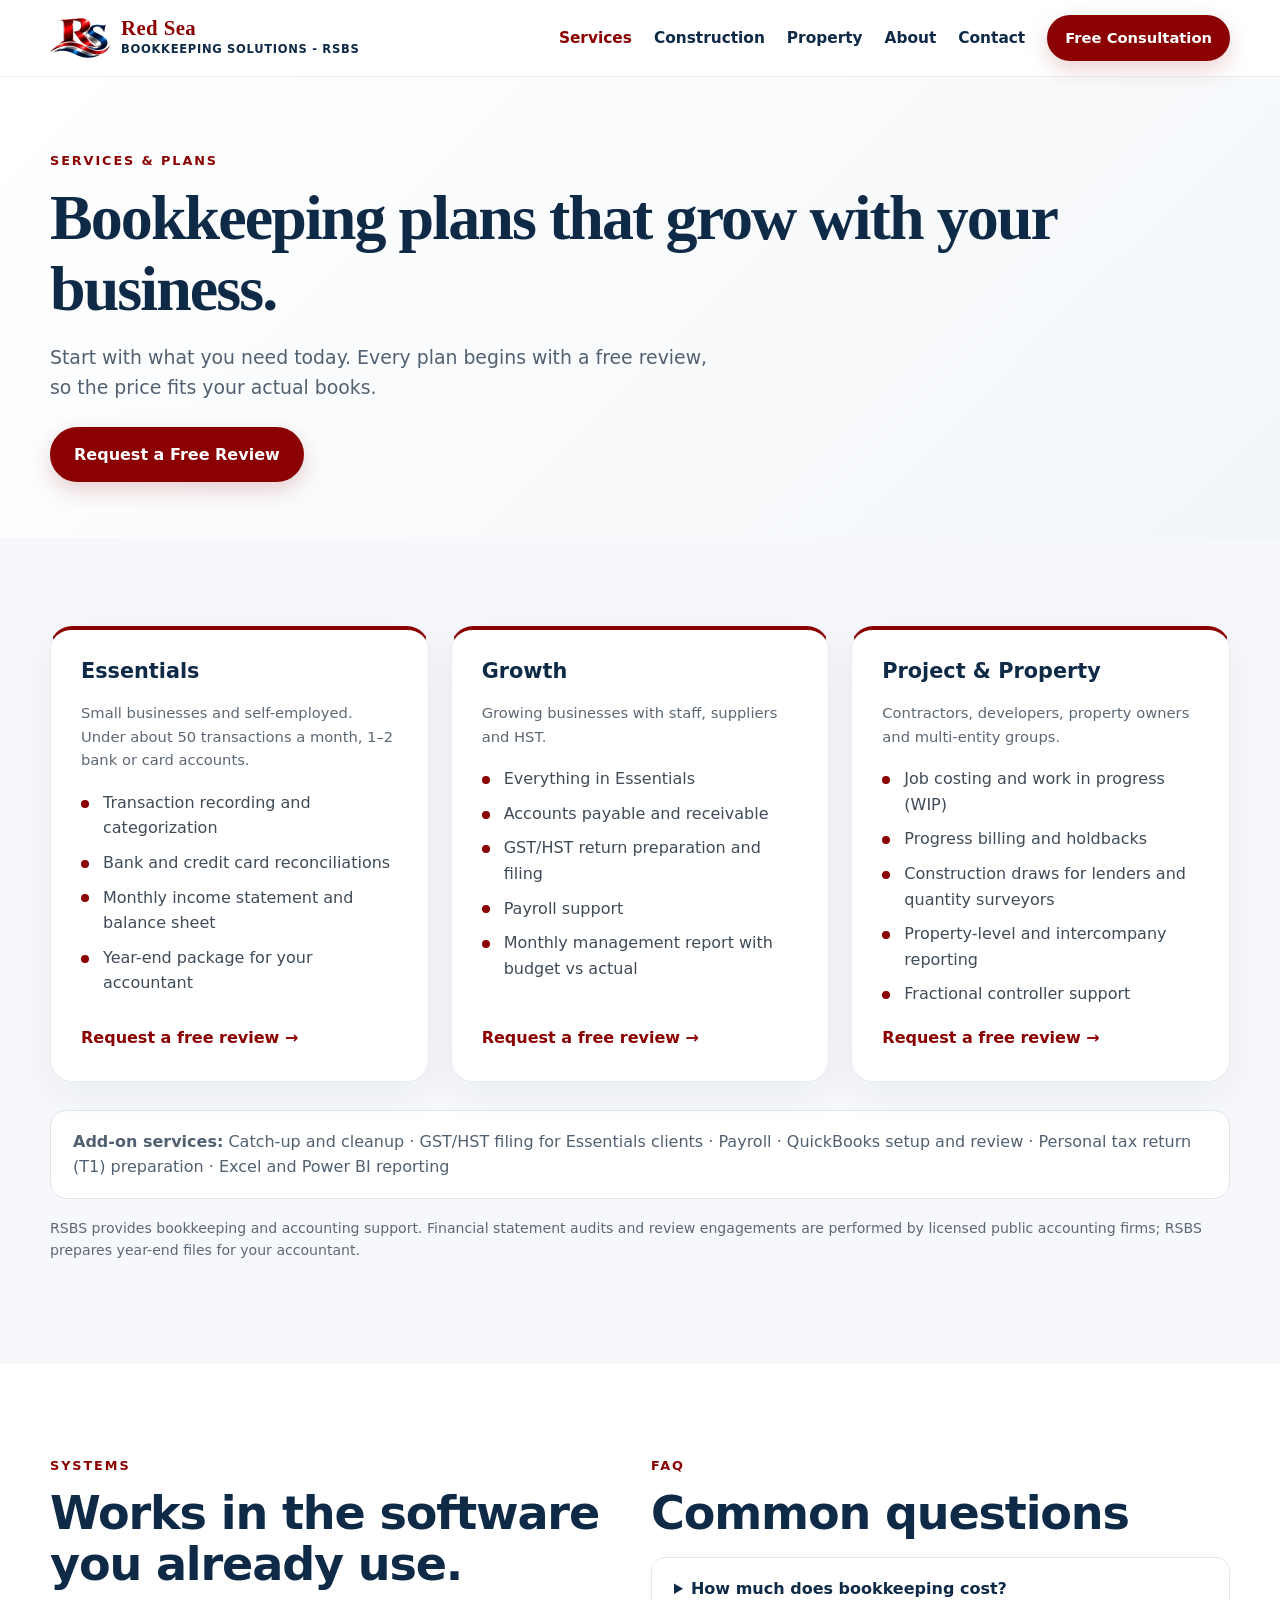
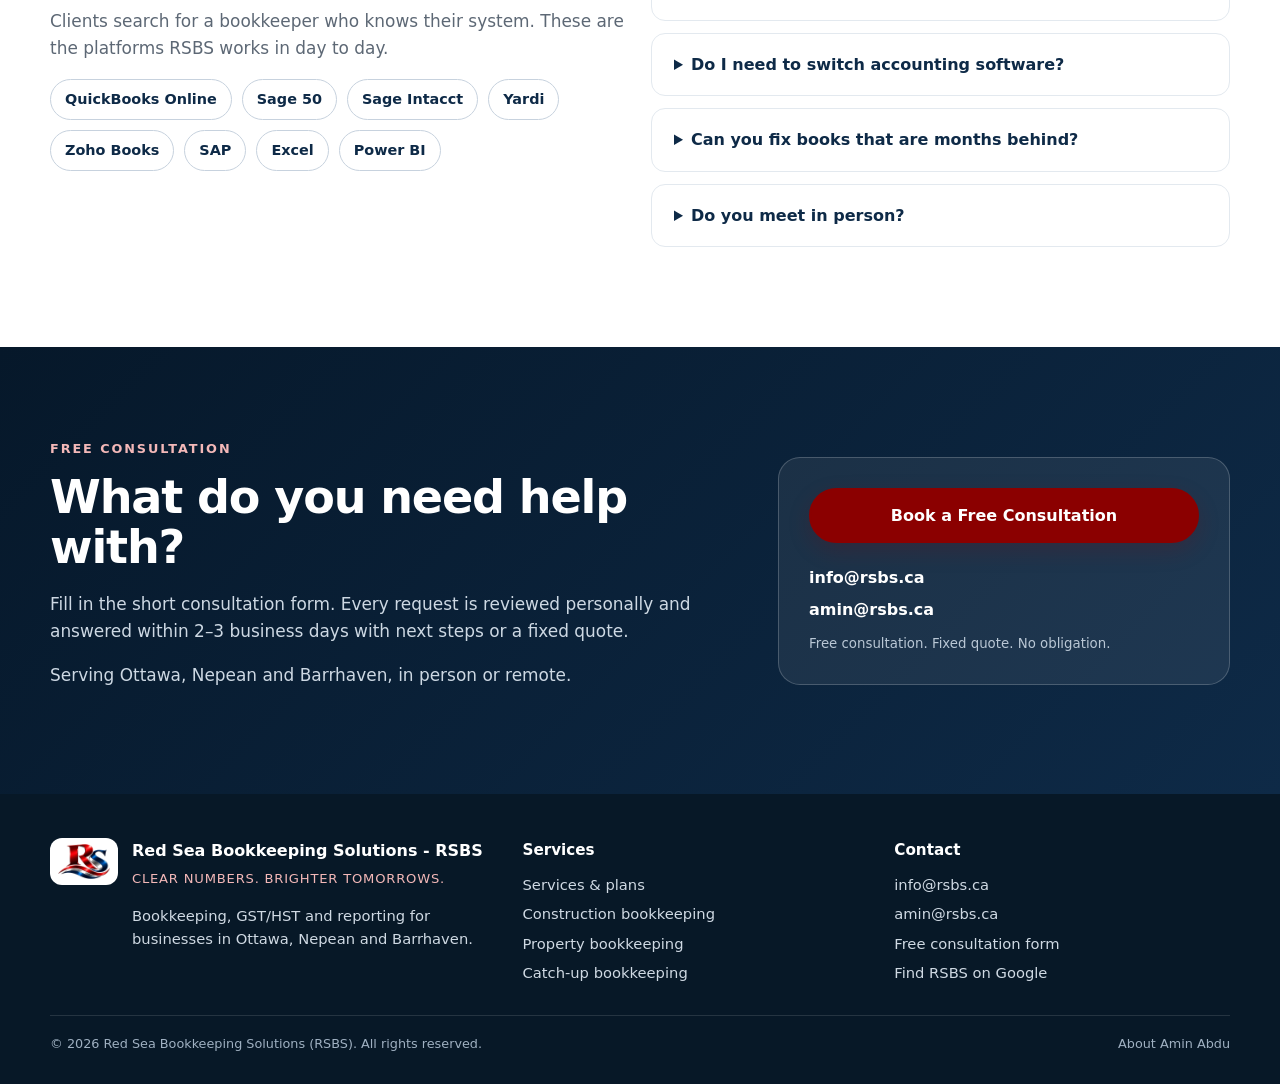
<file: services.html>
<!doctype html>
<html lang="en-CA">
<head>
  <meta charset="utf-8">
  <meta name="viewport" content="width=device-width, initial-scale=1">
  <title>Bookkeeping Services & Plans in Ottawa | RSBS</title>
  <meta name="description" content="Bookkeeping plans for Ottawa businesses: Essentials, Growth, and Project & Property, each with a fixed quote after a free review. AP/AR, GST/HST, payroll, QuickBooks, Sage, Yardi and Zoho Books.">
  <link rel="canonical" href="https://rsbs.ca/services">
  <meta name="theme-color" content="#0E2A47">
  <meta property="og:type" content="website">
  <meta property="og:site_name" content="Red Sea Bookkeeping Solutions - RSBS">
  <meta property="og:title" content="Bookkeeping Services & Plans in Ottawa | RSBS">
  <meta property="og:description" content="Bookkeeping plans for Ottawa businesses: Essentials, Growth, and Project & Property, each with a fixed quote after a free review. AP/AR, GST/HST, payroll, QuickBooks, Sage, Yardi and Zoho Books.">
  <meta property="og:url" content="https://rsbs.ca/services">
  <meta property="og:image" content="https://rsbs.ca/assets/og-rsbs.jpg">
  <meta name="twitter:card" content="summary_large_image">
  <link rel="icon" href="assets/favicon-32.png" type="image/png" sizes="32x32">
  <link rel="apple-touch-icon" href="assets/apple-touch-icon.png">
  <link rel="stylesheet" href="styles.css">
  <script type="application/ld+json">{"@context": "https://schema.org", "@type": "AccountingService", "@id": "https://rsbs.ca/#business", "name": "Red Sea Bookkeeping Solutions (RSBS)", "alternateName": "RSBS", "url": "https://rsbs.ca/", "logo": "https://rsbs.caassets/icon-512.png", "image": "https://rsbs.caassets/og-rsbs.jpg", "email": "info@rsbs.ca", "slogan": "Clear Numbers. Brighter Tomorrows.", "address": {"@type": "PostalAddress", "addressLocality": "Ottawa", "addressRegion": "ON", "addressCountry": "CA"}, "areaServed": [{"@type": "City", "name": "Ottawa"}, {"@type": "City", "name": "Nepean"}, {"@type": "City", "name": "Barrhaven"}], "founder": {"@type": "Person", "name": "Amin Abdu", "jobTitle": "Founder, Senior Accountant", "hasCredential": {"@type": "EducationalOccupationalCredential", "name": "Advanced QuickBooks Online ProAdvisor", "url": "https://proadvisor.intuit.com/app/accountant/search?searchId=amin-abdu"}}, "sameAs": ["https://share.google/7ha6fPu4BXTi4EtSz", "https://proadvisor.intuit.com/app/accountant/search?searchId=amin-abdu"], "knowsAbout": ["Bookkeeping", "GST/HST", "Construction job costing", "Property management accounting", "QuickBooks Online", "Sage 50", "Sage Intacct", "Yardi", "Zoho Books", "SAP", "Excel", "Power BI"], "hasOfferCatalog": {"@type": "OfferCatalog", "name": "Bookkeeping plans", "itemListElement": [{"@type": "Offer", "name": "Essentials monthly bookkeeping"}, {"@type": "Offer", "name": "Growth bookkeeping and reporting"}, {"@type": "Offer", "name": "Project & Property accounting"}]}}</script>
  <script type="application/ld+json">{"@context": "https://schema.org", "@type": "FAQPage", "mainEntity": [{"@type": "Question", "name": "How much does bookkeeping cost?", "acceptedAnswer": {"@type": "Answer", "text": "Every client gets a fixed monthly quote after a free review, because books that look simple are not always simple. As a guide, simple monthly books for a small business start from $299/month."}}, {"@type": "Question", "name": "Do I need to switch accounting software?", "acceptedAnswer": {"@type": "Answer", "text": "No. RSBS works in QuickBooks Online, Sage 50, Sage Intacct, Yardi, Zoho Books and SAP. QuickBooks Online is recommended for new clients."}}, {"@type": "Question", "name": "Can you fix books that are months behind?", "acceptedAnswer": {"@type": "Answer", "text": "Yes. Catch-up and cleanup is quoted as a one-time project, then you can move to a monthly plan."}}, {"@type": "Question", "name": "Do you meet in person?", "acceptedAnswer": {"@type": "Answer", "text": "Yes, in Ottawa, Nepean and Barrhaven, or fully remote if you prefer."}}]}</script>
</head>
<body>
  <a class="skip" href="#main">Skip to content</a>
  <header class="site-header">
    <div class="container nav-wrap">
      <a class="brand" href="index.html" aria-label="Red Sea Bookkeeping Solutions home">
        <img src="assets/rs-mark-240.webp" alt="RSBS logo" width="60" height="40">
        <span><strong>Red Sea</strong><small>Bookkeeping Solutions - RSBS</small></span>
      </a>
      <button class="menu-toggle" aria-label="Open navigation" aria-expanded="false">&#9776;</button>
      <nav class="nav" aria-label="Primary">
        <a href="services.html" aria-current="page">Services</a>
        <a href="construction-bookkeeping.html">Construction</a>
        <a href="property-bookkeeping.html">Property</a>
        <a href="about.html">About</a>
        <a href="contact.html">Contact</a>
        <a class="btn btn-small" href="https://tally.so/r/A7ZY6y" target="_blank" rel="noopener">Free Consultation</a>
      </nav>
    </div>
  </header>
  <main id="main">
    <section class="page-hero">
      <div class="container">
        <span class="eyebrow">Services &amp; plans</span>
        <h1>Bookkeeping plans that grow with your business.</h1>
        <p class="lead">Start with what you need today. Every plan begins with a free review, so the price fits your actual books.</p>
        <a class="btn" href="https://tally.so/r/A7ZY6y" target="_blank" rel="noopener">Request a Free Review</a>
      </div>
    </section>
    <section class="section bg-paper">
      <div class="container">
        <div class="grid-3">
          <article class="card plan">
            <h3>Essentials</h3>
            <p class="for">Small businesses and self-employed. Under about 50 transactions a month, 1&ndash;2 bank or card accounts.</p>
            <ul class="ticks"><li>Transaction recording and categorization</li><li>Bank and credit card reconciliations</li><li>Monthly income statement and balance sheet</li><li>Year-end package for your accountant</li></ul>
            <a class="more" href="https://tally.so/r/A7ZY6y" target="_blank" rel="noopener">Request a free review</a>
          </article>
          <article class="card plan">
            <h3>Growth</h3>
            <p class="for">Growing businesses with staff, suppliers and HST.</p>
            <ul class="ticks"><li>Everything in Essentials</li><li>Accounts payable and receivable</li><li>GST/HST return preparation and filing</li><li>Payroll support</li><li>Monthly management report with budget vs actual</li></ul>
            <a class="more" href="https://tally.so/r/A7ZY6y" target="_blank" rel="noopener">Request a free review</a>
          </article>
          <article class="card plan">
            <h3>Project &amp; Property</h3>
            <p class="for">Contractors, developers, property owners and multi-entity groups.</p>
            <ul class="ticks"><li>Job costing and work in progress (WIP)</li><li>Progress billing and holdbacks</li><li>Construction draws for lenders and quantity surveyors</li><li>Property-level and intercompany reporting</li><li>Fractional controller support</li></ul>
            <a class="more" href="https://tally.so/r/A7ZY6y" target="_blank" rel="noopener">Request a free review</a>
          </article>
        </div>

        <div class="note-box"><strong>Add-on services:</strong> Catch-up and cleanup &middot; GST/HST filing for Essentials clients &middot; Payroll &middot; QuickBooks setup and review &middot; Personal tax return (T1) preparation &middot; Excel and Power BI reporting</div>
        <p class="fine">RSBS provides bookkeeping and accounting support. Financial statement audits and review engagements are performed by licensed public accounting firms; RSBS prepares year-end files for your accountant.</p>
      </div>
    </section>
    <section class="section">
      <div class="container grid-2">
        <div>
          <span class="eyebrow">Systems</span>
          <h2>Works in the software you already use.</h2>
          <p class="prose">Clients search for a bookkeeper who knows their system. These are the platforms RSBS works in day to day.</p>
          <div class="chips"><span>QuickBooks Online</span><span>Sage 50</span><span>Sage Intacct</span><span>Yardi</span><span>Zoho Books</span><span>SAP</span><span>Excel</span><span>Power BI</span></div>
        </div>
        <div class="faq">
          <span class="eyebrow">FAQ</span>
          <h2>Common questions</h2>
          <details><summary>How much does bookkeeping cost?</summary><p>Every client gets a fixed monthly quote after a free review, because books that look simple are not always simple. As a guide, simple monthly books for a small business start from $299/month.</p></details><details><summary>Do I need to switch accounting software?</summary><p>No. RSBS works in QuickBooks Online, Sage 50, Sage Intacct, Yardi, Zoho Books and SAP. QuickBooks Online is recommended for new clients.</p></details><details><summary>Can you fix books that are months behind?</summary><p>Yes. Catch-up and cleanup is quoted as a one-time project, then you can move to a monthly plan.</p></details><details><summary>Do you meet in person?</summary><p>Yes, in Ottawa, Nepean and Barrhaven, or fully remote if you prefer.</p></details>
        </div>
      </div>
    </section>
    <section class="section bg-navy" id="contact">
      <div class="container cta-band">
        <div>
          <span class="eyebrow light">Free consultation</span>
          <h2>What do you need help with?</h2>
          <p>Fill in the short consultation form. Every request is reviewed personally and answered within 2&ndash;3 business days with next steps or a fixed quote.</p>
          <p>Serving Ottawa, Nepean and Barrhaven, in person or remote.</p>
        </div>
        <div class="cta-panel">
          <a class="btn" href="https://tally.so/r/A7ZY6y" target="_blank" rel="noopener">Book a Free Consultation</a>
          <a class="mail" href="mailto:info@rsbs.ca">info@rsbs.ca</a>
          <a class="mail" href="mailto:amin@rsbs.ca">amin@rsbs.ca</a>
          <small>Free consultation. Fixed quote. No obligation.</small>
        </div>
      </div>
    </section>
  </main>
  <footer class="site-footer">
    <div class="container">
      <div class="footer-grid">
        <div class="footer-brand">
          <span class="tile"><img src="assets/rs-mark-240.webp" alt="" width="52" height="35"></span>
          <div><strong>Red Sea Bookkeeping Solutions - RSBS</strong><em>Clear Numbers. Brighter Tomorrows.</em>
          <p>Bookkeeping, GST/HST and reporting for businesses in Ottawa, Nepean and Barrhaven.</p></div>
        </div>
        <div>
          <h4>Services</h4>
          <ul>
            <li><a href="services.html">Services &amp; plans</a></li>
            <li><a href="construction-bookkeeping.html">Construction bookkeeping</a></li>
            <li><a href="property-bookkeeping.html">Property bookkeeping</a></li>
            <li><a href="catch-up-bookkeeping.html">Catch-up bookkeeping</a></li>
          </ul>
        </div>
        <div>
          <h4>Contact</h4>
          <ul>
            <li><a href="mailto:info@rsbs.ca">info@rsbs.ca</a></li>
            <li><a href="mailto:amin@rsbs.ca">amin@rsbs.ca</a></li>
            <li><a href="https://tally.so/r/A7ZY6y" target="_blank" rel="noopener">Free consultation form</a></li>
            <li><a href="https://share.google/7ha6fPu4BXTi4EtSz" target="_blank" rel="noopener">Find RSBS on Google</a></li>
          </ul>
        </div>
      </div>
      <div class="footer-bottom">
        <span>&copy; <span id="year">2026</span> Red Sea Bookkeeping Solutions (RSBS). All rights reserved.</span>
        <a href="about.html">About Amin Abdu</a>
      </div>
    </div>
  </footer>
  <script src="script.js" defer></script>
</body>
</html>
</file>
<file: styles.css>
:root{
  --red:#8b0000;--red-dark:#6f0000;--navy:#0e2a47;--navy-deep:#06182a;
  --paper:#f6f8fb;--white:#fff;--ink:#333b45;--muted:#5d6875;--line:#dfe5eb;
  --shadow:0 18px 50px rgba(14,42,71,.12);--radius:22px;
}
*{box-sizing:border-box}
html{scroll-behavior:smooth}
body{margin:0;font-family:Inter,ui-sans-serif,system-ui,-apple-system,BlinkMacSystemFont,"Segoe UI",sans-serif;color:var(--ink);background:var(--white);line-height:1.6}
img{max-width:100%;height:auto;display:block}
a{color:inherit;text-decoration:none}
.container{width:min(1180px,calc(100% - 40px));margin-inline:auto}
.skip{position:absolute;left:-9999px}.skip:focus{left:16px;top:12px;z-index:99;background:#fff;padding:8px 12px;border-radius:8px}
:focus-visible{outline:3px solid #c9a227;outline-offset:2px}

/* Header */
.site-header{position:sticky;top:0;z-index:50;background:rgba(255,255,255,.95);backdrop-filter:blur(14px);border-bottom:1px solid rgba(14,42,71,.08)}
.nav-wrap{min-height:76px;display:flex;align-items:center;justify-content:space-between;gap:24px}
.brand{display:flex;align-items:center;gap:11px;color:var(--navy)}
.brand img{width:60px;height:auto}
.brand strong{display:block;font-family:Georgia,serif;color:var(--red);font-size:1.3rem;letter-spacing:.02em;line-height:1.1}
.brand small{display:block;font-size:.72rem;font-weight:800;letter-spacing:.06em;text-transform:uppercase}
.nav{display:flex;align-items:center;gap:22px;font-weight:700;color:var(--navy);font-size:.96rem}
.nav>a:not(.btn):hover,.nav>a[aria-current=page]{color:var(--red)}
.menu-toggle{display:none;border:0;background:none;font-size:1.7rem;color:var(--navy);cursor:pointer}

/* Buttons */
.btn{display:inline-flex;align-items:center;justify-content:center;padding:13px 22px;border-radius:999px;background:var(--red);color:#fff;font-weight:800;border:2px solid var(--red);box-shadow:0 8px 22px rgba(139,0,0,.18);transition:.2s ease}
.btn:hover{transform:translateY(-1px);background:var(--red-dark);border-color:var(--red-dark)}
.btn-small{padding:9px 16px;font-size:.92rem}
.btn-outline{background:transparent;color:var(--navy);border-color:var(--navy);box-shadow:none}
.btn-outline:hover{background:var(--navy);border-color:var(--navy);color:#fff}
.btn-light{background:#fff;color:var(--navy);border-color:#fff;box-shadow:none}
.btn-light:hover{background:#eef2f6;border-color:#eef2f6;color:var(--navy)}

/* Type */
.eyebrow{display:inline-block;color:var(--red);font-size:.8rem;text-transform:uppercase;letter-spacing:.15em;font-weight:900;margin-bottom:12px}
.eyebrow.light{color:#f3b8b8}
h1,h2,h3{color:var(--navy);line-height:1.1;margin:0 0 18px}
h1{font-family:Georgia,serif;font-size:clamp(2.4rem,5vw,4.3rem);letter-spacing:-.03em}
h2{font-size:clamp(1.9rem,3.6vw,3rem);letter-spacing:-.025em}
h3{font-size:1.3rem}
.lead{font-size:1.18rem;color:#526171;max-width:680px;margin:0 0 30px}
.section{padding:88px 0}
.section-head{max-width:760px;margin-bottom:42px}
.section-head>p{font-size:1.08rem;color:#647180}
.bg-paper{background:var(--paper)}
.bg-navy{background:linear-gradient(135deg,var(--navy-deep),var(--navy));color:#dfe7ef}
.bg-navy h2,.bg-navy h3{color:#fff}
.bg-navy .section-head>p{color:#cdd8e3}

/* Hero */
.hero{padding:72px 0;background:linear-gradient(135deg,#fff 0%,#f5f7fa 60%,#eef2f6 100%);overflow:hidden}
.hero-grid{display:grid;grid-template-columns:minmax(0,1.15fr) minmax(280px,.7fr);gap:60px;align-items:center}
.hero-actions{display:flex;flex-wrap:wrap;gap:13px;margin-bottom:28px}
.badge-row{display:flex;flex-wrap:wrap;align-items:center;gap:14px}
.badge-row .pa{display:block;width:92px;transition:.2s}
.badge-row .pa:hover{transform:translateY(-2px)}
.pill{font-size:.8rem;font-weight:800;color:var(--navy);border:1px solid #cfd7e0;border-radius:999px;padding:7px 12px;background:#fff}
.photo{position:relative;justify-self:end;width:min(100%,420px)}
.photo:before{content:"";position:absolute;inset:8% -6% -5% 16%;background:linear-gradient(145deg,var(--red),var(--navy));border-radius:32px;opacity:.14;filter:blur(2px)}
.photo img{position:relative;width:100%;height:auto;border-radius:28px;box-shadow:var(--shadow)}
.photo figcaption{position:relative;margin:-34px 18px 0;background:#fff;border-radius:14px;padding:12px 16px;box-shadow:var(--shadow);font-size:.9rem;color:var(--muted)}
.photo figcaption strong{display:block;color:var(--navy);font-size:1rem}

/* Proof strip */
.proof{background:var(--navy);color:#fff;padding:30px 0}
.proof-grid{display:grid;grid-template-columns:repeat(4,1fr);gap:20px;text-align:center}
.proof-grid strong{display:block;font-family:Georgia,serif;font-size:2rem;line-height:1.1}
.proof-grid span{font-size:.88rem;color:#c8d4e0}

/* Cards */
.grid-3{display:grid;grid-template-columns:repeat(3,minmax(0,1fr));gap:22px}
.grid-2{display:grid;grid-template-columns:repeat(2,minmax(0,1fr));gap:22px}
.card{background:#fff;border:1px solid #e8edf2;border-top:4px solid var(--red);border-radius:var(--radius);padding:30px;box-shadow:0 12px 40px rgba(14,42,71,.06);display:flex;flex-direction:column}
.card p{color:#5b6876;margin:0 0 16px}
.card .more{margin-top:auto;color:var(--red);font-weight:800}
.card .more:after{content:" \2192"}
.ticks{margin:0 0 18px;padding:0;list-style:none;display:grid;gap:9px}
.ticks li{position:relative;padding-left:22px;color:#3f4b57}
.ticks li:before{content:"";position:absolute;left:0;top:.62em;width:8px;height:8px;border-radius:50%;background:var(--red)}
.bg-navy .ticks li{color:#dfe7ef}

/* Plans */
.plan{position:relative}
.plan .price{font-family:Georgia,serif;font-size:1.9rem;color:var(--navy);margin:0 0 4px;line-height:1.1}
.plan .price small{font-family:inherit;font-size:.9rem;color:var(--muted)}
.plan .for{font-size:.92rem;color:var(--muted);margin-bottom:18px}
.plan.featured{border-top-color:var(--navy);box-shadow:var(--shadow)}
.plan .tag{position:absolute;top:-14px;right:22px;background:var(--navy);color:#fff;font-size:.72rem;font-weight:800;letter-spacing:.08em;text-transform:uppercase;padding:5px 11px;border-radius:999px}
.note-box{margin:28px 0 0;padding:18px 22px;background:#fff;border:1px solid #e1e7ed;border-radius:16px;color:#526171}
.note-box a{color:var(--red);font-weight:800}
.fine{font-size:.88rem;color:var(--muted);margin-top:18px}

/* Meet */
.meet{display:grid;grid-template-columns:260px 1fr;gap:50px;align-items:center}
.meet img{border-radius:22px;box-shadow:var(--shadow)}
.meet blockquote{margin:0 0 22px;font-size:1.2rem;color:#3d4955;font-family:Georgia,serif;line-height:1.55}

/* Steps */
.steps article{padding:30px;border-top:4px solid var(--red);border-radius:0 0 var(--radius) var(--radius);background:var(--paper)}
.steps article>span{display:block;color:var(--red);font-size:.8rem;font-weight:900;letter-spacing:.15em;margin-bottom:12px}
.steps p{margin:0;color:var(--muted)}

/* Chips */
.chips{display:flex;flex-wrap:wrap;gap:10px}
.chips span{padding:8px 14px;border:1px solid #c7d2de;border-radius:999px;background:#fff;font-size:.9rem;font-weight:800;color:var(--navy)}

/* CTA band */
.cta-band{display:grid;grid-template-columns:1.2fr .8fr;gap:50px;align-items:center}
.cta-band p{color:#cdd8e3;font-size:1.06rem}
.cta-panel{background:rgba(255,255,255,.07);border:1px solid rgba(255,255,255,.2);border-radius:var(--radius);padding:30px}
.cta-panel .btn{width:100%;margin-bottom:16px}
.cta-panel a.mail{display:block;color:#fff;font-weight:800;margin:6px 0}
.cta-panel small{display:block;color:#b9c7d5;margin-top:10px}

/* Page hero */
.page-hero{overflow:hidden;padding:70px 0 56px;background:linear-gradient(135deg,#fff 0%,#f3f6f9 100%)}
.page-hero .lead{margin-bottom:24px}
.problem{border-left:4px solid var(--red);padding:6px 0 6px 20px;font-family:Georgia,serif;font-size:1.25rem;color:var(--navy);margin:0 0 20px}
.exp-box{background:var(--paper);border-radius:var(--radius);padding:28px;border:1px solid #e3e9ef}
.exp-box p{margin:0;color:#3f4b57}

/* About */
.about-grid{display:grid;grid-template-columns:minmax(260px,.65fr) minmax(0,1.15fr);gap:64px;align-items:center}
.prose{font-size:1.06rem;color:var(--muted)}
.timeline{list-style:none;margin:0;padding:0;border-left:3px solid #d6dfe8}
.timeline li{position:relative;padding:0 0 30px 28px}
.timeline li:before{content:"";position:absolute;left:-9px;top:4px;width:15px;height:15px;border-radius:50%;background:#fff;border:3px solid var(--red)}
.timeline li:last-child{padding-bottom:0}
.timeline .when{font-size:.8rem;font-weight:900;letter-spacing:.12em;color:var(--red);text-transform:uppercase}
.timeline h3{margin:4px 0 6px;font-size:1.15rem}
.timeline p{margin:0;color:var(--muted)}
.cred{display:flex;gap:22px;align-items:center}
.cred img{width:110px;flex:none}

/* FAQ */
.faq details{background:#fff;border:1px solid #e3e9ef;border-radius:14px;padding:18px 22px;margin-bottom:12px}
.faq summary{font-weight:800;color:var(--navy);cursor:pointer}
.faq details p{margin:10px 0 0;color:var(--muted)}

/* Footer */
.site-footer{background:#071827;color:#cfd9e3;padding:44px 0 30px;font-size:.92rem}
.footer-grid{display:grid;grid-template-columns:1.3fr 1fr 1fr;gap:36px}
.footer-brand{display:flex;gap:14px;align-items:flex-start}
.footer-brand .tile{background:#fff;border-radius:12px;padding:6px 8px;flex:none}
.footer-brand .tile img{width:52px}
.footer-brand strong{display:block;color:#fff;font-size:1rem}
.footer-brand em{display:block;font-style:normal;color:#f3b8b8;font-size:.82rem;letter-spacing:.06em;text-transform:uppercase;margin-top:4px}
.site-footer h4{color:#fff;margin:0 0 10px;font-size:.95rem}
.site-footer ul{list-style:none;margin:0;padding:0;display:grid;gap:6px}
.site-footer a:hover{color:#fff}
.footer-bottom{margin-top:30px;padding-top:18px;border-top:1px solid rgba(255,255,255,.12);font-size:.8rem;color:#9fb0c1;display:flex;justify-content:space-between;gap:16px;flex-wrap:wrap}

@media (max-width:960px){
  .menu-toggle{display:block}
  .nav{position:absolute;left:20px;right:20px;top:70px;display:none;flex-direction:column;align-items:stretch;background:#fff;padding:18px;border:1px solid #e3e8ee;border-radius:18px;box-shadow:var(--shadow)}
  .nav.open{display:flex}
  .nav .btn{width:100%}
  .hero-grid,.about-grid,.cta-band,.meet{grid-template-columns:1fr}
  .hero-grid{gap:44px}
  .photo{justify-self:center}
  .meet{gap:28px}.meet img{max-width:220px}
  .grid-3{grid-template-columns:1fr}
  .proof-grid{grid-template-columns:repeat(2,1fr);row-gap:24px}
  .footer-grid{grid-template-columns:1fr}
}
@media (max-width:700px){.grid-2{grid-template-columns:1fr}}
@media (max-width:560px){
  .container{width:min(100% - 32px,1180px)}
  .section{padding:62px 0}
  .hero{padding:44px 0 56px}
  .hero-actions .btn{width:100%}
  .card,.steps article,.cta-panel{padding:24px}
  .cred{flex-direction:column;align-items:flex-start}
}
.pa img{width:100%;height:auto}
.photo img,.meet img,.about-grid img{width:100%}
@media (max-width:560px){.photo{width:min(100%,340px)}.meet img{max-width:180px}}
.brand small{white-space:nowrap}
@media (max-width:420px){.brand{gap:8px}.brand img{width:48px}.brand strong{font-size:1.15rem}.brand small{font-size:.62rem;letter-spacing:.03em}}
/* v8 hero panel */
.deliver{position:relative;justify-self:end;width:min(100%,430px);background:linear-gradient(150deg,var(--navy-deep),var(--navy));color:#dfe7ef;border-radius:28px;padding:34px 32px 26px;box-shadow:var(--shadow);overflow:hidden}
.deliver:after{content:"";position:absolute;right:-60px;bottom:-60px;width:200px;height:200px;border-radius:50%;background:radial-gradient(circle,rgba(139,0,0,.35),transparent 70%)}
.deliver-mark{width:64px;height:auto;background:#fff;border-radius:12px;padding:6px 8px;margin-bottom:18px}
.checks{list-style:none;margin:0 0 22px;padding:0;display:grid;gap:16px;position:relative;z-index:1}
.checks li{position:relative;padding-left:36px}
.checks li:before{content:"\2713";position:absolute;left:0;top:1px;width:24px;height:24px;border-radius:50%;background:var(--red);color:#fff;font-size:.8rem;font-weight:900;display:flex;align-items:center;justify-content:center}
.checks strong{display:block;color:#fff;font-size:1.05rem}
.checks span{font-size:.9rem;color:#b9c7d5}
.deliver-foot{position:relative;z-index:1;margin:0;padding-top:16px;border-top:1px solid rgba(255,255,255,.15);font-size:.85rem;font-weight:700;color:#f3b8b8}
.meet{grid-template-columns:150px 1fr;gap:36px}
.meet img{max-width:150px}
.meet-text{font-size:1.12rem;color:#3d4955;margin:0 0 14px}
@media (max-width:960px){.deliver{justify-self:stretch;width:100%}.meet{grid-template-columns:1fr}.meet img{max-width:120px}}
.meet .more{color:var(--red);font-weight:800}.meet .more:after{content:" \2192"}
</file>
